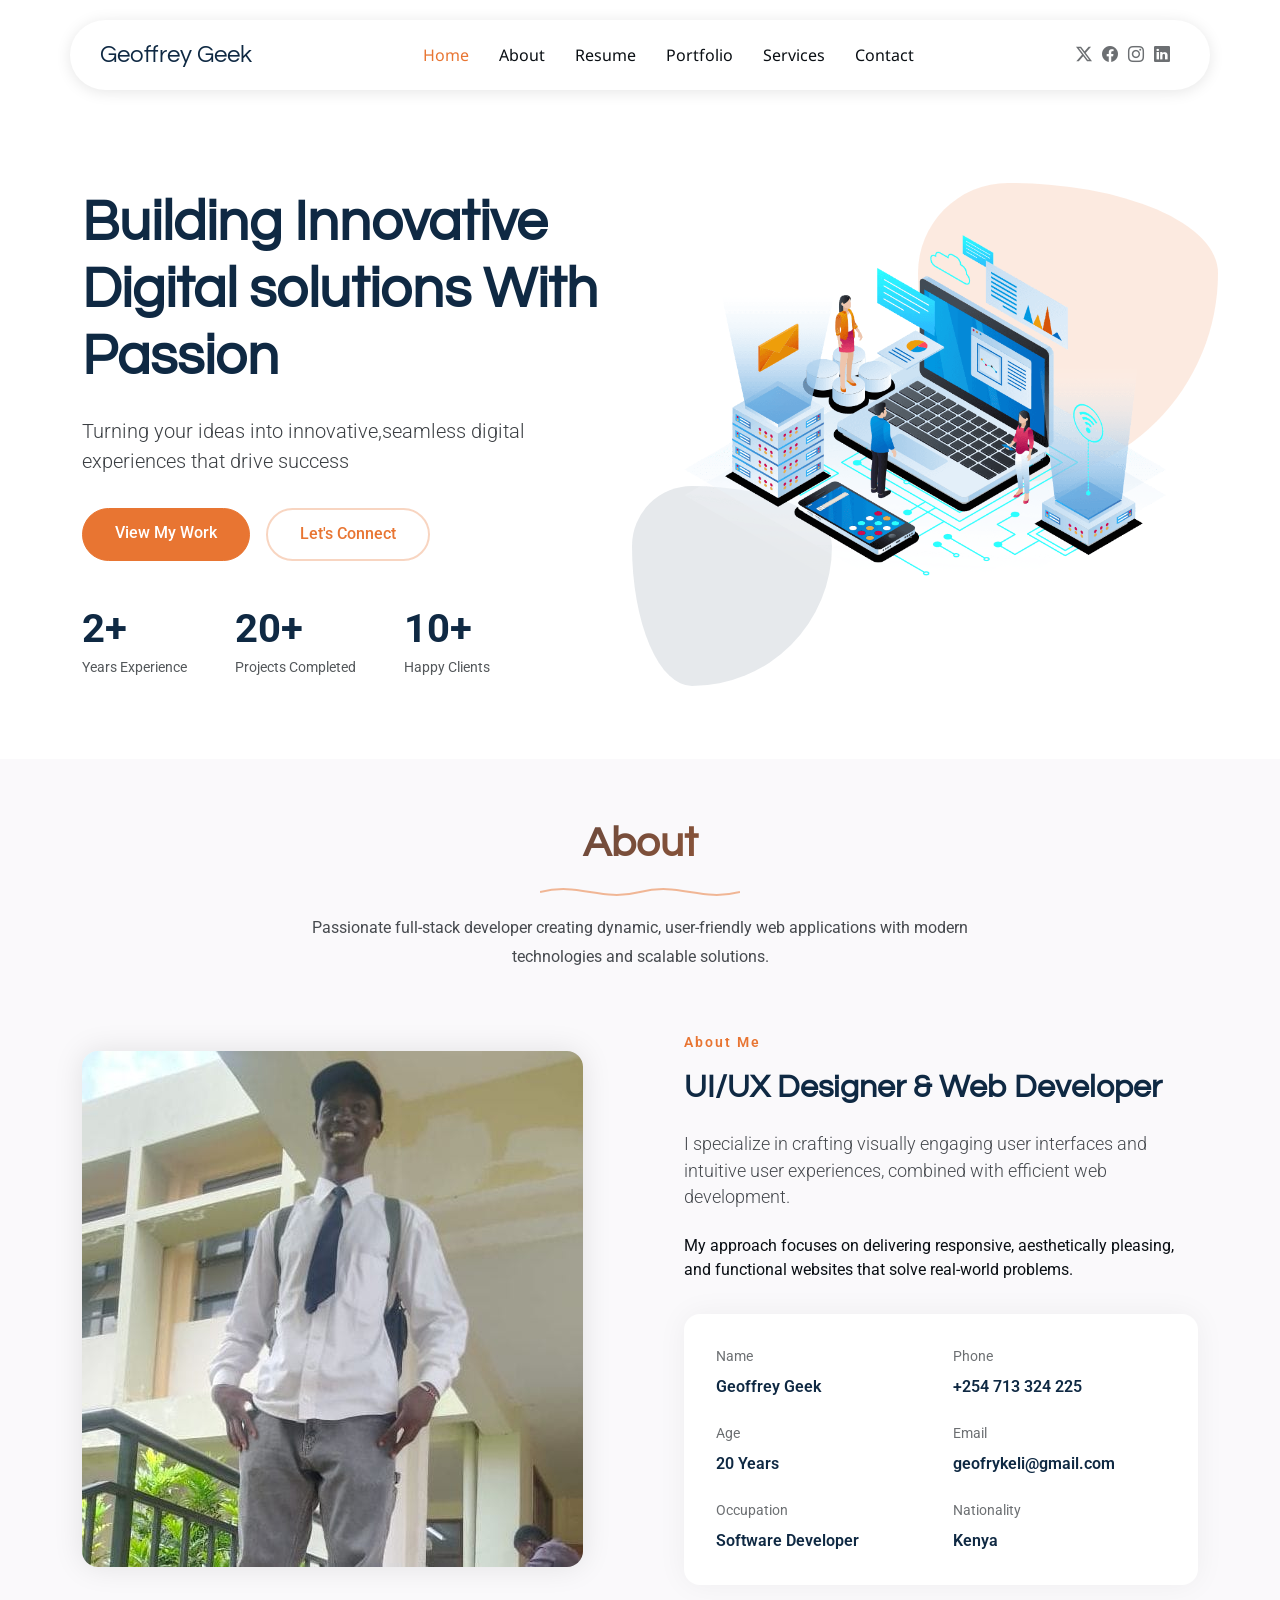
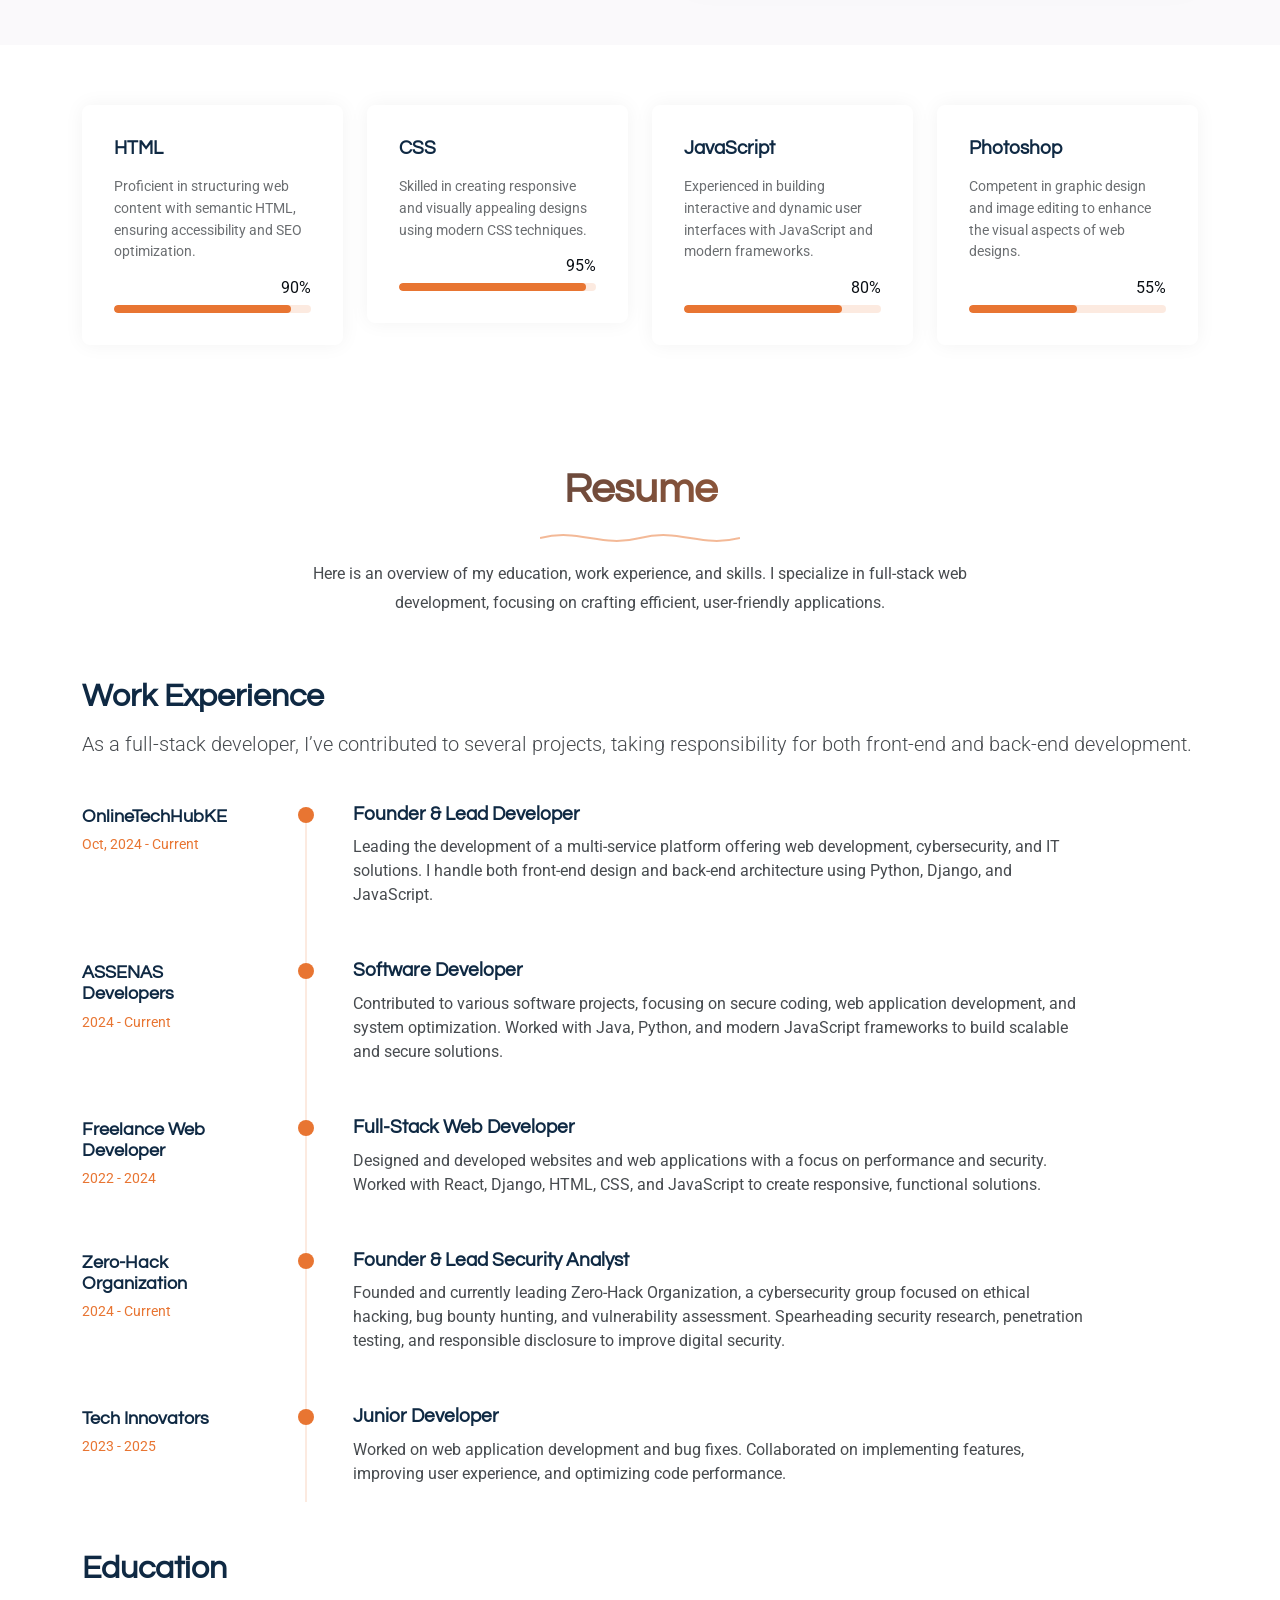
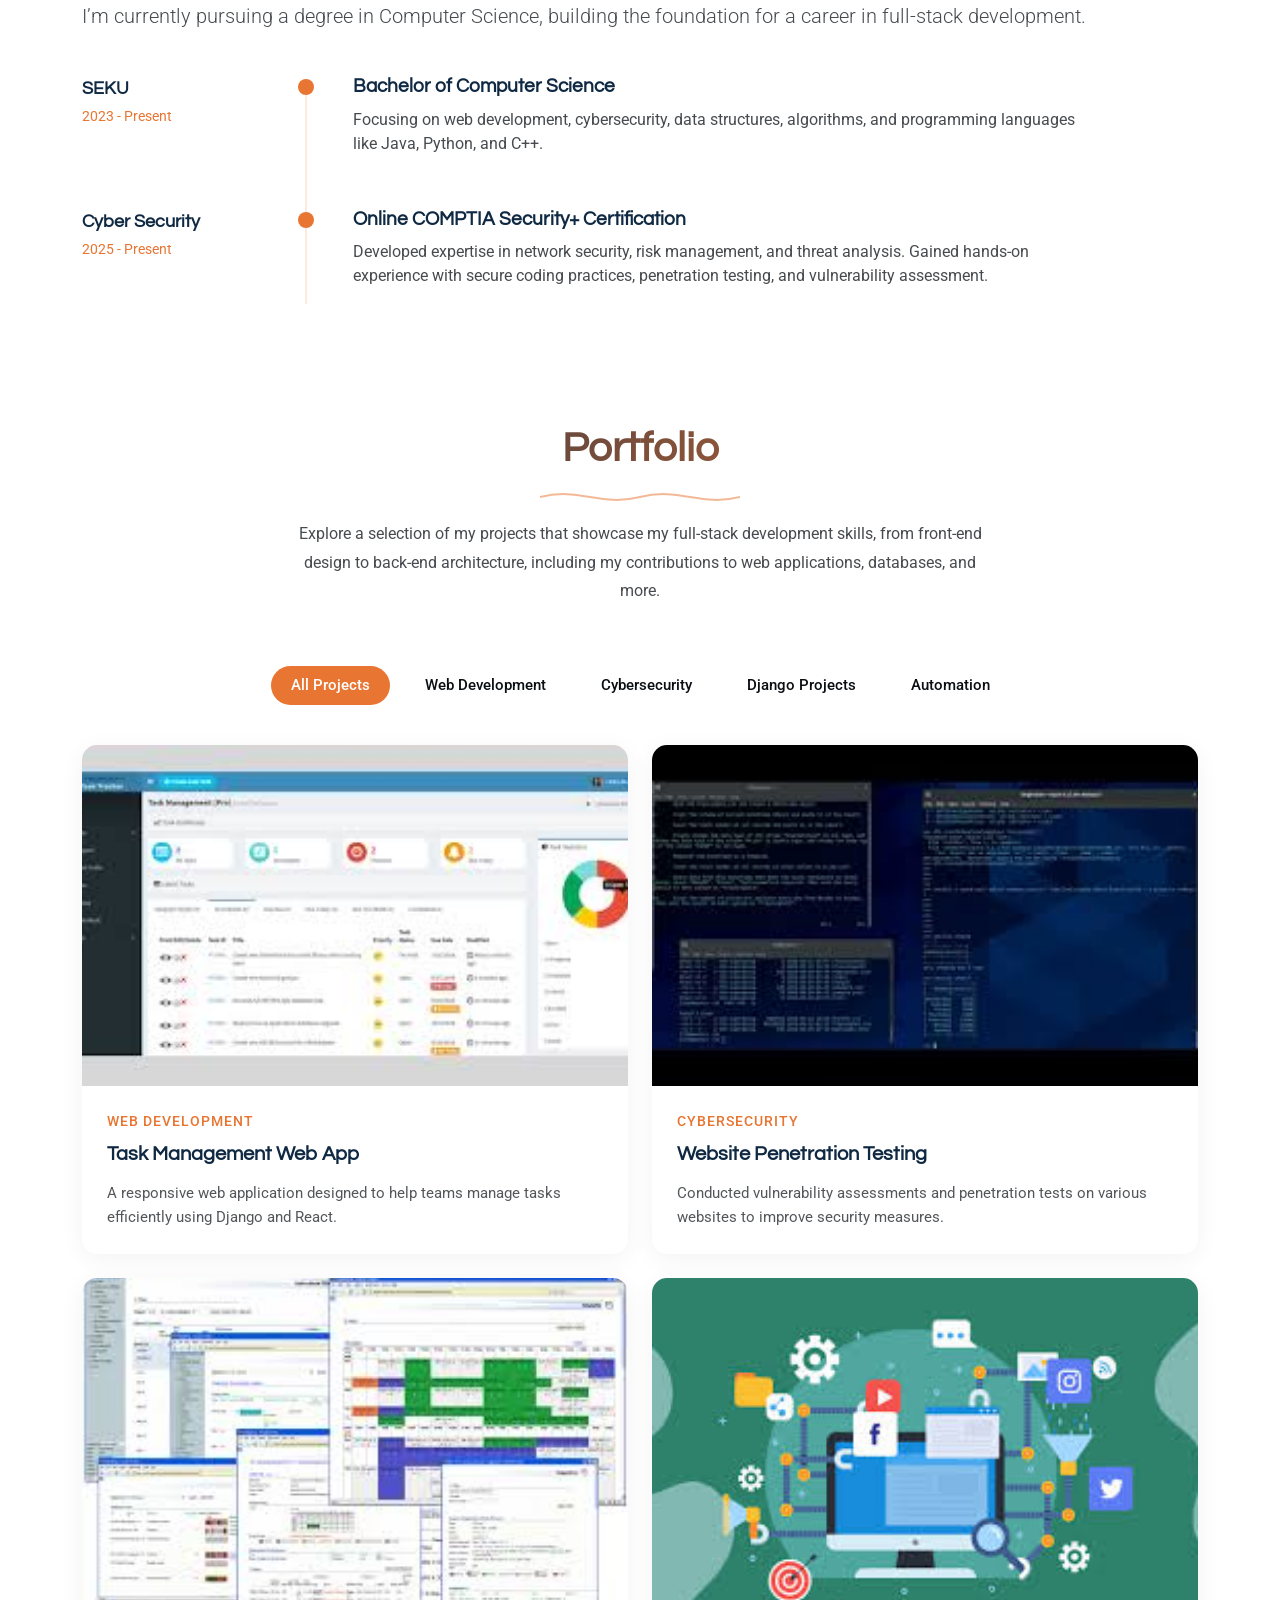
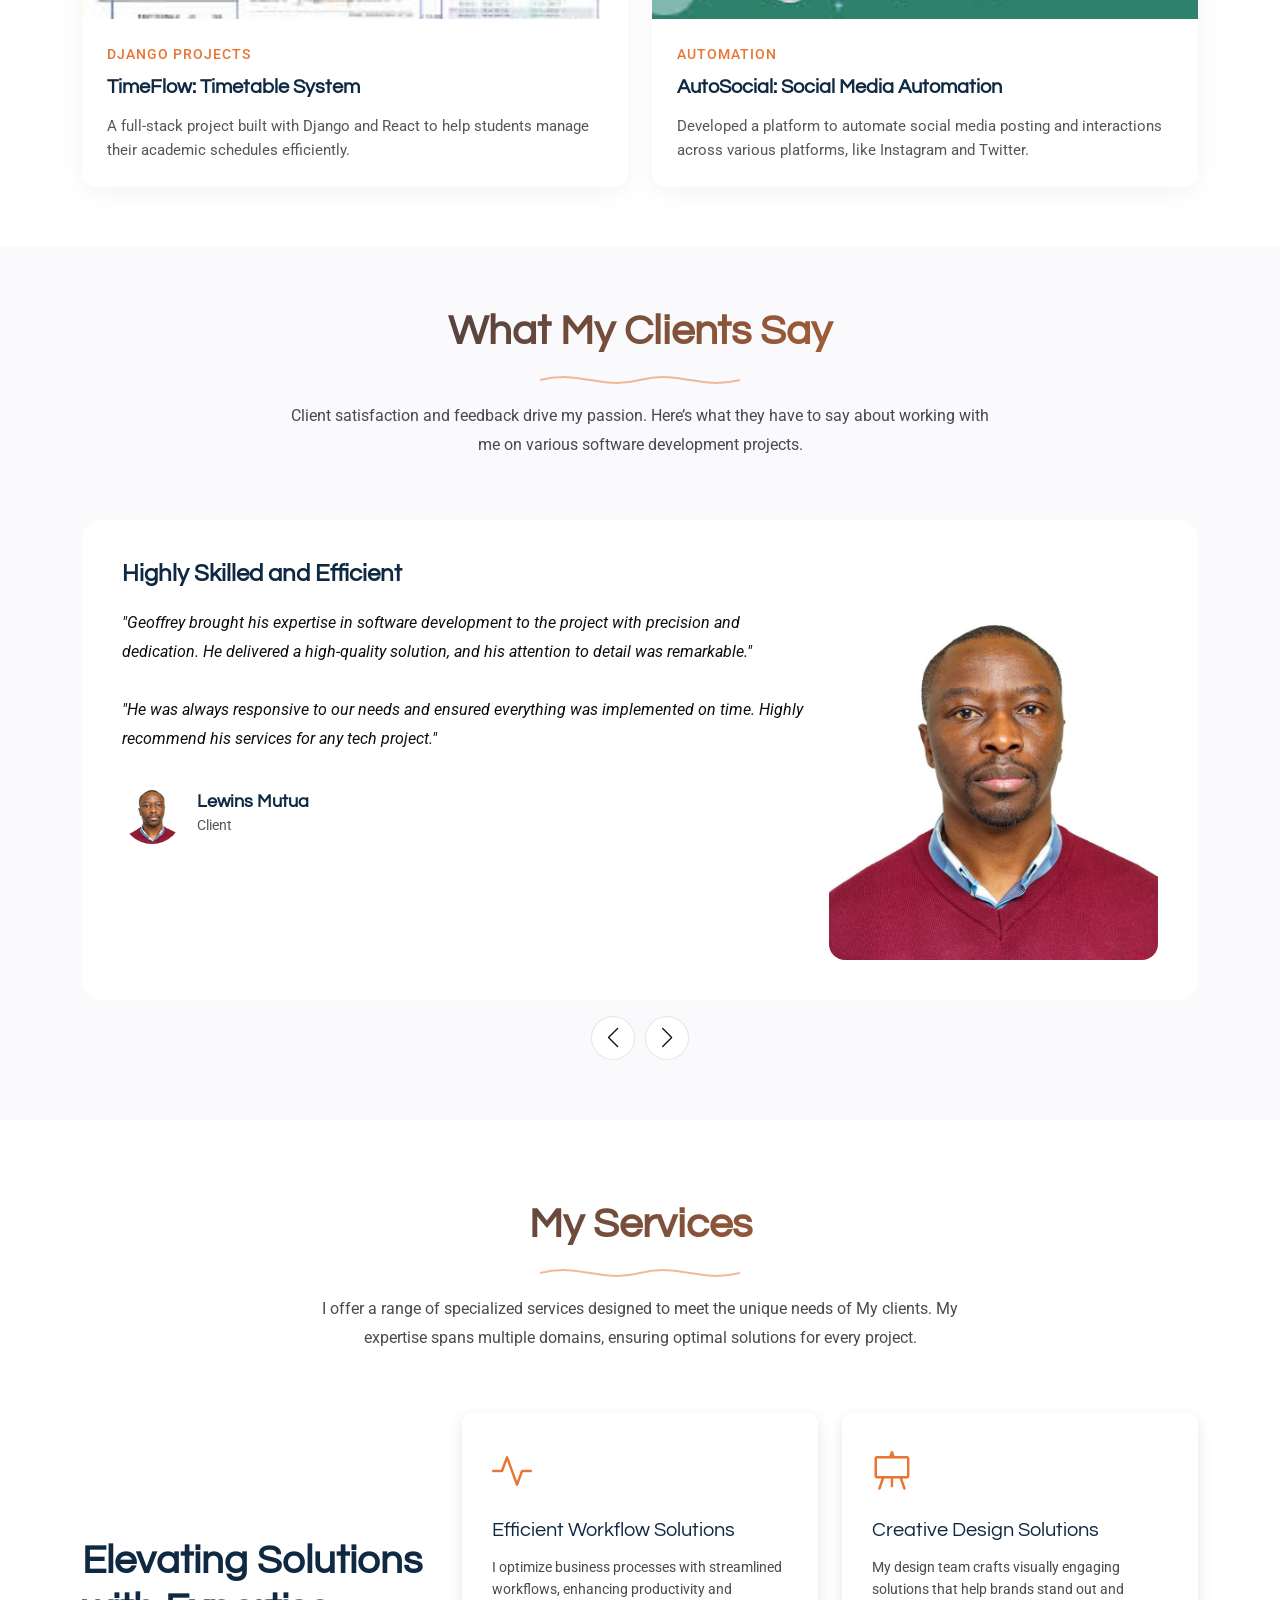
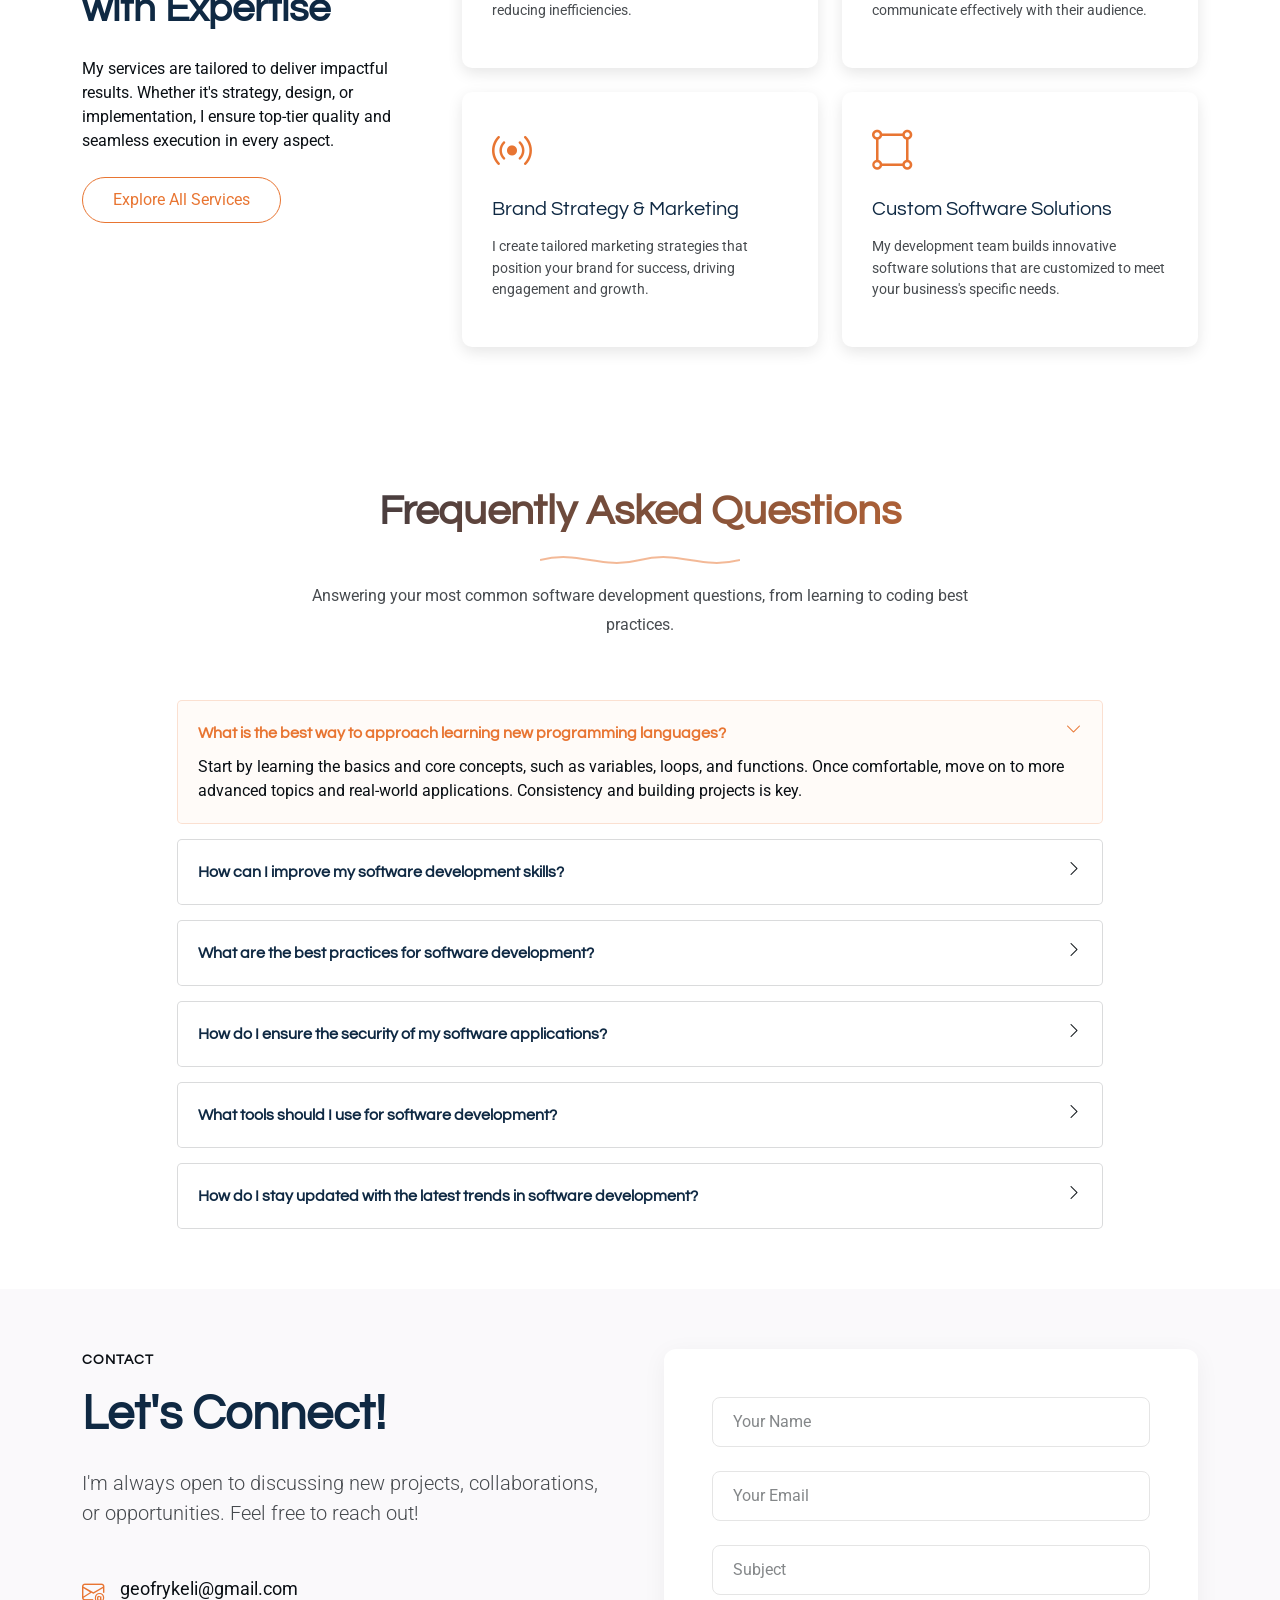
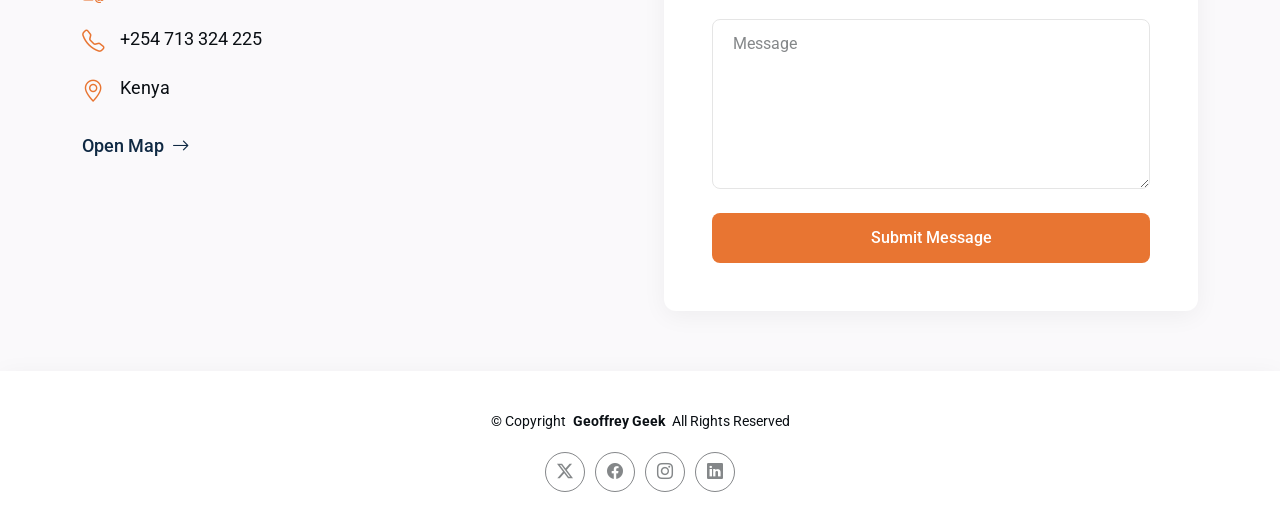
<file: index.html>
<!DOCTYPE html>
<html lang="en">

<head>
  <meta charset="utf-8">
  <meta content="width=device-width, initial-scale=1.0" name="viewport">
  <title>Index - Geoffrey Geek</title>
  <meta name="description" content="">
  <meta name="keywords" content="">

  <!-- Favicons -->
  <link href="assets/img/favicon.png" rel="icon">
  <link href="assets/img/apple-touch-icon.png" rel="apple-touch-icon">

  <!-- Fonts -->
  <link href="https://fonts.googleapis.com" rel="preconnect">
  <link href="https://fonts.gstatic.com" rel="preconnect" crossorigin>
  <link href="https://fonts.googleapis.com/css2?family=Roboto:ital,wght@0,100;0,300;0,400;0,500;0,700;0,900;1,100;1,300;1,400;1,500;1,700;1,900&family=Noto+Sans:ital,wght@0,100;0,200;0,300;0,400;0,500;0,600;0,700;0,800;0,900;1,100;1,200;1,300;1,400;1,500;1,600;1,700;1,800;1,900&family=Questrial:wght@400&display=swap" rel="stylesheet">

  <!-- Vendor CSS Files -->
  <link href="assets/vendor/bootstrap/css/bootstrap.min.css" rel="stylesheet">
  <link href="assets/vendor/bootstrap-icons/bootstrap-icons.css" rel="stylesheet">
  <link href="assets/vendor/aos/aos.css" rel="stylesheet">
  <link href="assets/vendor/glightbox/css/glightbox.min.css" rel="stylesheet">
  <link href="assets/vendor/swiper/swiper-bundle.min.css" rel="stylesheet">

  <!-- Main CSS File -->
  <link href="assets/css/main.css" rel="stylesheet">

</head>

<body class="index-page">

  <header id="header" class="header d-flex align-items-center sticky-top">
    <div class="header-container container-fluid container-xl position-relative d-flex align-items-center justify-content-between">

      <a href="index.html" class="logo d-flex align-items-center me-auto me-xl-0">
        <!-- Uncomment the line below if you also wish to use an image logo -->
        <!-- <img src="assets/img/logo.webp" alt=""> -->
        <h1 class="sitename">Geoffrey Geek</h1>
      </a>

      <nav id="navmenu" class="navmenu">
        <ul>
          <li><a href="#hero" class="active">Home</a></li>
          <li><a href="#about">About</a></li>
          <li><a href="#resume">Resume</a></li>
          <li><a href="#portfolio">Portfolio</a></li>
          <li><a href="#services">Services</a></li>
          <!--<li class="dropdown"><a href="#"><span>Dropdown</span> <i class="bi bi-chevron-down toggle-dropdown"></i></a>
            <ul>
              <li><a href="#">Dropdown 1</a></li>
              <li class="dropdown"><a href="#"><span>Deep Dropdown</span> <i class="bi bi-chevron-down toggle-dropdown"></i></a>
                <ul>
                  <li><a href="#">Deep Dropdown 1</a></li>
                  <li><a href="#">Deep Dropdown 2</a></li>
                  <li><a href="#">Deep Dropdown 3</a></li>
                  <li><a href="#">Deep Dropdown 4</a></li>
                  <li><a href="#">Deep Dropdown 5</a></li>
                </ul>
              </li>
              <li><a href="#">Dropdown 2</a></li>
              <li><a href="#">Dropdown 3</a></li>
              <li><a href="#">Dropdown 4</a></li>
            </ul>
          </li>
        -->
        <li><a href="#contact">Contact</a></li>
        </ul>
        <i class="mobile-nav-toggle d-xl-none bi bi-list"></i>
      </nav>

      <div class="header-social-links">
        <a href="https://x.com/geoffreyge52720"><i class="bi bi-twitter-x"></i></a>
        <a href="https://www.facebook.com/profile.php?id=61551276512335"><i class="bi bi-facebook"></i></a>
        <a href="https://www.instagram.com/lilgee9547/"><i class="bi bi-instagram"></i></a>
        <a href=""><i class="bi bi-linkedin"></i></a>
    
      </div>

    </div>
  </header>

  <main class="main">

    <!-- Hero Section -->
    <section id="hero" class="hero section">

      <div class="container" data-aos="fade-up" data-aos-delay="100">

        <div class="row align-items-center content">
          <div class="col-lg-6" data-aos="fade-up" data-aos-delay="200">
            <h2>Building Innovative Digital solutions With Passion</h2>
            <p class="lead">Turning your ideas into innovative,seamless digital experiences that drive success</p>
            <div class="cta-buttons" data-aos="fade-up" data-aos-delay="300">
              <a href="#portfolio" class="btn btn-primary">View My Work</a>
              <a href="#contact" class="btn btn-outline">Let's Connect</a>
            </div>
            <div class="hero-stats" data-aos="fade-up" data-aos-delay="400">
              <div class="stat-item">
                <span class="stat-number">2+</span>
                <span class="stat-label">Years Experience</span>
              </div>
              <div class="stat-item">
                <span class="stat-number">20+</span>
                <span class="stat-label">Projects Completed</span>
              </div>
              <div class="stat-item">
                <span class="stat-number">10+</span>
                <span class="stat-label">Happy Clients</span>
              </div>
            </div>
          </div>
          <div class="col-lg-6">
            <div class="hero-image">
              <img src="assets/img/profile/profile-1.jpeg" alt="Portfolio Hero Image" class="img-fluid" data-aos="zoom-out" data-aos-delay="300">
              <div class="shape-1"></div>
              <div class="shape-2"></div>
            </div>
          </div>
        </div>

      </div>

    </section><!-- /Hero Section -->

    <!-- About Section -->
    <section id="about" class="about section light-background">

      <!-- Section Title -->
      <div class="container section-title" data-aos="fade-up">
        <h2>About</h2>
        <div class="title-shape">
          <svg viewBox="0 0 200 20" xmlns="http://www.w3.org/2000/svg">
            <path d="M 0,10 C 40,0 60,20 100,10 C 140,0 160,20 200,10" fill="none" stroke="currentColor" stroke-width="2"></path>
          </svg>
        </div>
        <p>Passionate full-stack developer creating dynamic, user-friendly web applications with modern technologies and scalable solutions.</p>
      </div><!-- End Section Title -->

      <div class="container" data-aos="fade-up" data-aos-delay="100">

        <div class="row align-items-center">
          <div class="col-lg-6 position-relative" data-aos="fade-right" data-aos-delay="200">
            <div class="about-image">
              <img src="assets/img/profile/profile-square-2.webp" alt="Profile Image" class="img-fluid rounded-4">
            </div>
          </div>

          <div class="col-lg-6" data-aos="fade-left" data-aos-delay="300">
            <div class="about-content">
              <span class="subtitle">About Me</span>

              <h2>UI/UX Designer &amp; Web Developer</h2>

              <p class="lead mb-4">I specialize in crafting visually engaging user interfaces and intuitive user experiences, combined with efficient web development.</p>

              <p class="mb-4">My approach focuses on delivering responsive, aesthetically pleasing, and functional websites that solve real-world problems.</p>

              <div class="personal-info">
                <div class="row g-4">
                  <div class="col-6">
                    <div class="info-item">
                      <span class="label">Name</span>
                      <span class="value">Geoffrey Geek</span>
                    </div>
                  </div>

                  <div class="col-6">
                    <div class="info-item">
                      <span class="label">Phone</span>
                      <span class="value">+254 713 324 225</span>
                    </div>
                  </div>

                  <div class="col-6">
                    <div class="info-item">
                      <span class="label">Age</span>
                      <span class="value">20 Years</span>
                    </div>
                  </div>

                  <div class="col-6">
                    <div class="info-item">
                      <span class="label">Email</span>
                      <span class="value">geofrykeli@gmail.com</span>
                    </div>
                  </div>

                  <div class="col-6">
                    <div class="info-item">
                      <span class="label">Occupation</span>
                      <span class="value">Software Developer</span>
                    </div>
                  </div>

                  <div class="col-6">
                    <div class="info-item">
                      <span class="label">Nationality</span>
                      <span class="value">Kenya</span>
                    </div>
                  </div>
                </div>
              </div>

              <!--<div class="signature mt-4">
                <div class="signature-image">
                  <img src="assets/img/misc/signature-1.webp" alt="" class="img-fluid">
                </div>
                <div class="signature-info">
                  <h4>Eliot Johnson</h4>
                  <p>Adipiscing Elit, Lorem Ipsum</p>
                </div>
              </div>
            -->
            </div>
          </div>
        </div>

      </div>

    </section><!-- /About Section -->

    <!-- Skills Section -->
    <section id="skills" class="skills section">

      <div class="container" data-aos="fade-up" data-aos-delay="100">
    
        <div class="row g-4 skills-animation">
    
          <div class="col-md-6 col-lg-3" data-aos="fade-up" data-aos-delay="100">
            <div class="skill-box">
              <h3>HTML</h3>
              <p>Proficient in structuring web content with semantic HTML, ensuring accessibility and SEO optimization.</p>
              <span class="text-end d-block">90%</span>
              <div class="progress">
                <div class="progress-bar" role="progressbar" aria-valuenow="90" aria-valuemin="0" aria-valuemax="100"></div>
              </div>
            </div>
          </div>
    
          <div class="col-md-6 col-lg-3" data-aos="fade-up" data-aos-delay="200">
            <div class="skill-box">
              <h3>CSS</h3>
              <p>Skilled in creating responsive and visually appealing designs using modern CSS techniques.</p>
              <span class="text-end d-block">95%</span>
              <div class="progress">
                <div class="progress-bar" role="progressbar" aria-valuenow="95" aria-valuemin="0" aria-valuemax="100"></div>
              </div>
            </div>
          </div>
    
          <div class="col-md-6 col-lg-3" data-aos="fade-up" data-aos-delay="300">
            <div class="skill-box">
              <h3>JavaScript</h3>
              <p>Experienced in building interactive and dynamic user interfaces with JavaScript and modern frameworks.</p>
              <span class="text-end d-block">80%</span>
              <div class="progress">
                <div class="progress-bar" role="progressbar" aria-valuenow="80" aria-valuemin="0" aria-valuemax="100"></div>
              </div>
            </div>
          </div>
    
          <div class="col-md-6 col-lg-3" data-aos="fade-up" data-aos-delay="400">
            <div class="skill-box">
              <h3>Photoshop</h3>
              <p>Competent in graphic design and image editing to enhance the visual aspects of web designs.</p>
              <span class="text-end d-block">55%</span>
              <div class="progress">
                <div class="progress-bar" role="progressbar" aria-valuenow="55" aria-valuemin="0" aria-valuemax="100">
                </div>
              </div>
            </div>
          </div>
    
        </div>
    
      </div>
    
    </section><!-- /Skills Section -->
    

  <!-- Resume Section -->
<section id="resume" class="resume section">

  <!-- Section Title -->
  <div class="container section-title" data-aos="fade-up">
    <h2>Resume</h2>
    <div class="title-shape">
      <svg viewBox="0 0 200 20" xmlns="http://www.w3.org/2000/svg">
        <path d="M 0,10 C 40,0 60,20 100,10 C 140,0 160,20 200,10" fill="none" stroke="currentColor" stroke-width="2"></path>
      </svg>
    </div>
    <p>Here is an overview of my education, work experience, and skills. I specialize in full-stack web development, focusing on crafting efficient, user-friendly applications.</p>
  </div><!-- End Section Title -->

  <div class="container" data-aos="fade-up" data-aos-delay="100">

    <div class="row">
      <div class="col-12">
        <div class="resume-wrapper">
          <!-- Work Experience -->
          <div class="resume-block" data-aos="fade-up">
            <h2>Work Experience</h2>
            <p class="lead">As a full-stack developer, I’ve contributed to several projects, taking responsibility for both front-end and back-end development.</p>
          
            <div class="timeline">
          
              <div class="timeline-item" data-aos="fade-up" data-aos-delay="200">
                <div class="timeline-left">
                  <h4 class="company">OnlineTechHubKE</h4>
                  <span class="period">Oct, 2024 - Current</span>
                </div>
                <div class="timeline-dot"></div>
                <div class="timeline-right">
                  <h3 class="position">Founder & Lead Developer</h3>
                  <p class="description">
                    Leading the development of a multi-service platform offering web development, cybersecurity, and IT solutions. I handle both front-end design and back-end architecture using Python, Django, and JavaScript.
                  </p>
                </div>
              </div>
          
              <div class="timeline-item" data-aos="fade-up" data-aos-delay="250">
                <div class="timeline-left">
                  <h4 class="company">ASSENAS Developers</h4>
                  <span class="period">2024 - Current</span>
                </div>
                <div class="timeline-dot"></div>
                <div class="timeline-right">
                  <h3 class="position">Software Developer</h3>
                  <p class="description">
                    Contributed to various software projects, focusing on secure coding, web application development, and system optimization. Worked with Java, Python, and modern JavaScript frameworks to build scalable and secure solutions.
                  </p>
                </div>
              </div>
          
              <div class="timeline-item" data-aos="fade-up" data-aos-delay="300">
                <div class="timeline-left">
                  <h4 class="company">Freelance Web Developer</h4>
                  <span class="period">2022 - 2024</span>
                </div>
                <div class="timeline-dot"></div>
                <div class="timeline-right">
                  <h3 class="position">Full-Stack Web Developer</h3>
                  <p class="description">
                    Designed and developed websites and web applications with a focus on performance and security. Worked with React, Django, HTML, CSS, and JavaScript to create responsive, functional solutions.
                  </p>
                </div>
              </div>
          
              <div class="timeline-item" data-aos="fade-up" data-aos-delay="350">
                <div class="timeline-left">
                  <h4 class="company">Zero-Hack Organization</h4>
                  <span class="period">2024 - Current</span>
                </div>
                <div class="timeline-dot"></div>
                <div class="timeline-right">
                  <h3 class="position">Founder & Lead Security Analyst</h3>
                  <p class="description">
                    Founded and currently leading Zero-Hack Organization, a cybersecurity group focused on ethical hacking, bug bounty hunting, and vulnerability assessment. Spearheading security research, penetration testing, and responsible disclosure to improve digital security.
                  </p>
                </div>
              </div>
              
          
              <div class="timeline-item" data-aos="fade-up" data-aos-delay="400">
                <div class="timeline-left">
                  <h4 class="company">Tech Innovators</h4>
                  <span class="period">2023 - 2025</span>
                </div>
                <div class="timeline-dot"></div>
                <div class="timeline-right">
                  <h3 class="position">Junior Developer</h3>
                  <p class="description">
                    Worked on web application development and bug fixes. Collaborated on implementing features, improving user experience, and optimizing code performance.
                  </p>
                </div>
              </div>
          
            </div>
          </div>
          

          <!-- Education -->
          <div class="resume-block" data-aos="fade-up" data-aos-delay="100">
            <h2>Education</h2>
            <p class="lead">I’m currently pursuing a degree in Computer Science, building the foundation for a career in full-stack development.</p>

            <div class="timeline">
              <div class="timeline-item" data-aos="fade-up" data-aos-delay="200">
                <div class="timeline-left">
                  <h4 class="company">SEKU</h4>
                  <span class="period">2023 - Present</span>
                </div>
                <div class="timeline-dot"></div>
                <div class="timeline-right">
                  <h3 class="position">Bachelor of Computer Science</h3>
                  <p class="description">Focusing on web development, cybersecurity, data structures, algorithms, and programming languages like Java, Python, and C++.</p>
                </div>
              </div>

              <div class="timeline-item" data-aos="fade-up" data-aos-delay="300">
                <div class="timeline-left">
                  <h4 class="company">Cyber Security</h4>
                  <span class="period">2025 - Present</span>
                </div>
                <div class="timeline-dot"></div>
                <div class="timeline-right">
                  <h3 class="position">Online COMPTIA Security+ Certification</h3>
                  <p class="description">Developed expertise in network security, risk management, and threat analysis. Gained hands-on experience with secure coding practices, penetration testing, and vulnerability assessment.</p>
                </div>
              </div>
              
              
            </div>
          </div>
        </div>
      </div>
    </div>

  </div>

</section><!-- /Resume Section -->


    <!-- Portfolio Section -->
<section id="portfolio" class="portfolio section">

  <!-- Section Title -->
  <div class="container section-title" data-aos="fade-up">
    <h2>Portfolio</h2>
    <div class="title-shape">
      <svg viewBox="0 0 200 20" xmlns="http://www.w3.org/2000/svg">
        <path d="M 0,10 C 40,0 60,20 100,10 C 140,0 160,20 200,10" fill="none" stroke="currentColor" stroke-width="2"></path>
      </svg>
    </div>
    <p>Explore a selection of my projects that showcase my full-stack development skills, from front-end design to back-end architecture, including my contributions to web applications, databases, and more.</p>
  </div><!-- End Section Title -->

  <div class="container" data-aos="fade-up" data-aos-delay="100">

    <div class="isotope-layout" data-default-filter="*" data-layout="masonry" data-sort="original-order">

      <div class="portfolio-filters-container" data-aos="fade-up" data-aos-delay="200">
        <ul class="portfolio-filters isotope-filters">
          <li data-filter="*" class="filter-active">All Projects</li>
          <li data-filter=".filter-web">Web Development</li>
          <li data-filter=".filter-cybersecurity">Cybersecurity</li>
          <li data-filter=".filter-django">Django Projects</li>
          <li data-filter=".filter-automation">Automation</li>
        </ul>
      </div>

      <div class="row g-4 isotope-container" data-aos="fade-up" data-aos-delay="300">

        <!-- Web Development -->
        <div class="col-lg-6 col-md-6 portfolio-item isotope-item filter-web">
          <div class="portfolio-card">
            <div class="portfolio-image">
              <img src="assets/img/portfolio/web-project-1.jpg" class="img-fluid" alt="Project 1" loading="lazy">
              <div class="portfolio-overlay">
                <div class="portfolio-actions">
                  <a href="assets/img/portfolio/web-project-1.jpg" class="glightbox preview-link" data-gallery="portfolio-gallery-web"><i class="bi bi-eye"></i></a>
                  <a href="" class="details-link"><i class="bi bi-arrow-right"></i></a>
                </div>
              </div>
            </div>
            <div class="portfolio-content">
              <span class="category">Web Development</span>
              <h3>Task Management Web App</h3>
              <p>A responsive web application designed to help teams manage tasks efficiently using Django and React.</p>
            </div>
          </div>
        </div><!-- End Portfolio Item -->

        <!-- Cybersecurity -->
        <div class="col-lg-6 col-md-6 portfolio-item isotope-item filter-cybersecurity">
          <div class="portfolio-card">
            <div class="portfolio-image">
              <img src="assets/img/portfolio/cybersecurity-project.jpg" class="img-fluid" alt="Cybersecurity Project" loading="lazy">
              <div class="portfolio-overlay">
                <div class="portfolio-actions">
                  <a href="assets/img/portfolio/cybersecurity-project.jpg" class="glightbox preview-link" data-gallery="portfolio-gallery-cybersecurity"><i class="bi bi-eye"></i></a>
                  <a href="" class="details-link"><i class="bi bi-arrow-right"></i></a>
                </div>
              </div>
            </div>
            <div class="portfolio-content">
              <span class="category">Cybersecurity</span>
              <h3>Website Penetration Testing</h3>
              <p>Conducted vulnerability assessments and penetration tests on various websites to improve security measures.</p>
            </div>
          </div>
        </div><!-- End Portfolio Item -->

        <!-- Django Projects -->
        <div class="col-lg-6 col-md-6 portfolio-item isotope-item filter-django">
          <div class="portfolio-card">
            <div class="portfolio-image">
              <img src="assets/img/portfolio/django-project.jpg" class="img-fluid" alt="Django Project" loading="lazy">
              <div class="portfolio-overlay">
                <div class="portfolio-actions">
                  <a href="assets/img/portfolio/django-project.jpg" class="glightbox preview-link" data-gallery="portfolio-gallery-django"><i class="bi bi-eye"></i></a>
                  <a href="" class="details-link"><i class="bi bi-arrow-right"></i></a>
                </div>
              </div>
            </div>
            <div class="portfolio-content">
              <span class="category">Django Projects</span>
              <h3>TimeFlow: Timetable System</h3>
              <p>A full-stack project built with Django and React to help students manage their academic schedules efficiently.</p>
            </div>
          </div>
        </div><!-- End Portfolio Item -->

        <!-- Automation -->
        <div class="col-lg-6 col-md-6 portfolio-item isotope-item filter-automation">
          <div class="portfolio-card">
            <div class="portfolio-image">
              <img src="assets/img/portfolio/automation-project.jpg" class="img-fluid" alt="Automation Project" loading="lazy">
              <div class="portfolio-overlay">
                <div class="portfolio-actions">
                  <a href="assets/img/portfolio/automation-project.jpg" class="glightbox preview-link" data-gallery="portfolio-gallery-automation"><i class="bi bi-eye"></i></a>
                  <a href="" class="details-link"><i class="bi bi-arrow-right"></i></a>
                </div>
              </div>
            </div>
            <div class="portfolio-content">
              <span class="category">Automation</span>
              <h3>AutoSocial: Social Media Automation</h3>
              <p>Developed a platform to automate social media posting and interactions across various platforms, like Instagram and Twitter.</p>
            </div>
          </div>
        </div><!-- End Portfolio Item -->

      </div><!-- End Portfolio Container -->

    </div>

  </div>

</section><!-- /Portfolio Section -->


  <!-- Testimonials Section -->
<section id="testimonials" class="testimonials section light-background">

  <!-- Section Title -->
  <div class="container section-title" data-aos="fade-up">
    <h2>What My Clients Say</h2>
    <div class="title-shape">
      <svg viewBox="0 0 200 20" xmlns="http://www.w3.org/2000/svg">
        <path d="M 0,10 C 40,0 60,20 100,10 C 140,0 160,20 200,10" fill="none" stroke="currentColor" stroke-width="2"></path>
      </svg>
    </div>
    <p>Client satisfaction and feedback drive my passion. Here’s what they have to say about working with me on various software development projects.</p>
  </div><!-- End Section Title -->

  <div class="container" data-aos="fade-up" data-aos-delay="100">

    <div class="testimonials-slider swiper init-swiper">
      <script type="application/json" class="swiper-config">
        {
          "slidesPerView": 1,
          "loop": true,
          "speed": 600,
          "autoplay": {
            "delay": 5000
          },
          "navigation": {
            "nextEl": ".swiper-button-next",
            "prevEl": ".swiper-button-prev"
          }
        }
      </script>

      <div class="swiper-wrapper">

        <div class="swiper-slide">
          <div class="testimonial-item">
            <div class="row">
              <div class="col-lg-8">
                <h2>Highly Skilled and Efficient</h2>
                <p>
                  "Geoffrey brought his expertise in software development to the project with precision and dedication. He delivered a high-quality solution, and his attention to detail was remarkable."
                </p>
                <p>
                  "He was always responsive to our needs and ensured everything was implemented on time. Highly recommend his services for any tech project."
                </p>
                <div class="profile d-flex align-items-center">
                  <img src="assets/img/person/person-f-7.webp" class="profile-img" alt="">
                  <div class="profile-info">
                    <h3> Lewins Mutua</h3>
                    <span>Client</span>
                  </div>
                </div>
              </div>
              <div class="col-lg-4 d-none d-lg-block">
                <div class="featured-img-wrapper">
                  <img src="assets/img/person/person-f-7.webp" class="featured-img" alt="">
                </div>
              </div>
            </div>
          </div>
        </div><!-- End Testimonial Item -->

        <div class="swiper-slide">
          <div class="testimonial-item">
            <div class="row">
              <div class="col-lg-8">
                <h2>Great Collaboration and Creativity</h2>
                <p>
                  "Working with Geoffrey on my software projects has been an absolute pleasure. His creativity, problem-solving skills, and commitment to quality are outstanding."
                </p>
                <p>
                  "He turned my ideas into functional applications that exceeded my expectations. I look forward to working together again."
                </p>
                <div class="profile d-flex align-items-center">
                  <img src="assets/img/person/person-m-8.jpeg" class="profile-img" alt="">
                  <div class="profile-info">
                    <h3>Luiz Codex</h3>
                    <span>Developer</span>
                  </div>
                </div>
              </div>
              <div class="col-lg-4 d-none d-lg-block">
                <div class="featured-img-wrapper">
                  <img src="assets/img/person/person-m-8.jpeg" class="featured-img" alt="">
                </div>
              </div>
            </div>
          </div>
        </div><!-- End Testimonial Item -->

        <div class="swiper-slide">
          <div class="testimonial-item">
            <div class="row">
              <div class="col-lg-8">
                <h2>Turning Concepts into Reality</h2>
                <p>
                  "Geoffrey took our concepts and developed a user-friendly, innovative solution. His skills in web and software development are top-notch, and he was always willing to go the extra mile."
                </p>
                <p>
                  "He provided constant updates and communicated every step of the way. We are extremely pleased with the final product and will definitely hire him again."
                </p>
                <div class="profile d-flex align-items-center">
                  <img src="assets/img/person/person-m-9.jpeg" class="profile-img" alt="">
                  <div class="profile-info">
                    <h3>Everlin Kioko</h3>
                    <span>Entrepreneur</span>
                  </div>
                </div>
              </div>
              <div class="col-lg-4 d-none d-lg-block">
                <div class="featured-img-wrapper">
                  <img src="assets/img/person/person-m-9.jpeg" class="featured-img" alt="">
                </div>
              </div>
            </div>
          </div>
        </div><!-- End Testimonial Item -->

      </div>

      <div class="swiper-navigation w-100 d-flex align-items-center justify-content-center">
        <div class="swiper-button-prev"></div>
        <div class="swiper-button-next"></div>
      </div>

    </div>

  </div>

</section><!-- /Testimonials Section -->



    <!-- Services Section -->
<section id="services" class="services section">

  <!-- Section Title -->
  <div class="container section-title" data-aos="fade-up">
    <h2>My Services</h2>
    <div class="title-shape">
      <svg viewBox="0 0 200 20" xmlns="http://www.w3.org/2000/svg">
        <path d="M 0,10 C 40,0 60,20 100,10 C 140,0 160,20 200,10" fill="none" stroke="currentColor" stroke-width="2"></path>
      </svg>
    </div>
    <p>I offer a range of specialized services designed to meet the unique needs of My clients. My expertise spans multiple domains, ensuring optimal solutions for every project.</p>
  </div><!-- End Section Title -->

  <div class="container" data-aos="fade-up" data-aos-delay="100">

    <div class="row align-items-center">
      <div class="col-lg-4 mb-5 mb-lg-0">
        <h2 class="fw-bold mb-4 servies-title">Elevating Solutions with Expertise</h2>
        <p class="mb-4">My services are tailored to deliver impactful results. Whether it's strategy, design, or implementation, I ensure top-tier quality and seamless execution in every aspect.</p>
        <a href="#" class="btn btn-outline-primary">Explore All Services</a>
      </div>
      <div class="col-lg-8">
        <div class="row g-4">

          <div class="col-md-6" data-aos="fade-up" data-aos-delay="200">
            <div class="service-item">
              <i class="bi bi-activity icon"></i>
              <h3><a href="service-details.html">Efficient Workflow Solutions</a></h3>
              <p>I optimize business processes with streamlined workflows, enhancing productivity and reducing inefficiencies.</p>
            </div>
          </div><!-- End Service Item -->

          <div class="col-md-6" data-aos="fade-up" data-aos-delay="300">
            <div class="service-item">
              <i class="bi bi-easel icon"></i>
              <h3><a href="service-details.html">Creative Design Solutions</a></h3>
              <p>My design team crafts visually engaging solutions that help brands stand out and communicate effectively with their audience.</p>
            </div>
          </div><!-- End Service Item -->

          <div class="col-md-6" data-aos="fade-up" data-aos-delay="400">
            <div class="service-item">
              <i class="bi bi-broadcast icon"></i>
              <h3><a href="service-details.html">Brand Strategy & Marketing</a></h3>
              <p>I create tailored marketing strategies that position your brand for success, driving engagement and growth.</p>
            </div>
          </div><!-- End Service Item -->

          <div class="col-md-6" data-aos="fade-up" data-aos-delay="500">
            <div class="service-item">
              <i class="bi bi-bounding-box-circles icon"></i>
              <h3><a href="service-details.html">Custom Software Solutions</a></h3>
              <p>My development team builds innovative software solutions that are customized to meet your business's specific needs.</p>
            </div>
          </div><!-- End Service Item -->

        </div>
      </div>
    </div>

  </div>

</section><!-- /Services Section -->


   <!-- Faq Section -->
<section id="faq" class="faq section">

  <!-- Section Title -->
  <div class="container section-title" data-aos="fade-up">
    <h2>Frequently Asked Questions</h2>
    <div class="title-shape">
      <svg viewBox="0 0 200 20" xmlns="http://www.w3.org/2000/svg">
        <path d="M 0,10 C 40,0 60,20 100,10 C 140,0 160,20 200,10" fill="none" stroke="currentColor" stroke-width="2"></path>
      </svg>
    </div>
    <p>Answering your most common software development questions, from learning to coding best practices.</p>
  </div><!-- End Section Title -->

  <div class="container">
    <div class="row justify-content-center">

      <div class="col-lg-10" data-aos="fade-up" data-aos-delay="100">

        <div class="faq-container">

          <div class="faq-item faq-active">
            <h3>What is the best way to approach learning new programming languages?</h3>
            <div class="faq-content">
              <p>Start by learning the basics and core concepts, such as variables, loops, and functions. Once comfortable, move on to more advanced topics and real-world applications. Consistency and building projects is key.</p>
            </div>
            <i class="faq-toggle bi bi-chevron-right"></i>
          </div><!-- End Faq item-->

          <div class="faq-item">
            <h3>How can I improve my software development skills?</h3>
            <div class="faq-content">
              <p>Focus on writing clean, maintainable code. Contribute to open-source projects, practice regularly through coding challenges, and collaborate with other developers to learn best practices.</p>
            </div>
            <i class="faq-toggle bi bi-chevron-right"></i>
          </div><!-- End Faq item-->

          <div class="faq-item">
            <h3>What are the best practices for software development?</h3>
            <div class="faq-content">
              <p>Adopt practices like writing unit tests, version control with Git, following coding standards, and reviewing code regularly. Ensure you’re also keeping your codebase modular and scalable.</p>
            </div>
            <i class="faq-toggle bi bi-chevron-right"></i>
          </div><!-- End Faq item-->

          <div class="faq-item">
            <h3>How do I ensure the security of my software applications?</h3>
            <div class="faq-content">
              <p>Incorporate security from the beginning, such as secure authentication, encryption, and vulnerability testing. Regularly update dependencies and perform code audits to identify potential issues.</p>
            </div>
            <i class="faq-toggle bi bi-chevron-right"></i>
          </div><!-- End Faq item-->

          <div class="faq-item">
            <h3>What tools should I use for software development?</h3>
            <div class="faq-content">
              <p>Popular tools include IDEs like Visual Studio Code, version control tools like Git, testing frameworks like Jest or Mocha, and project management tools like Jira or Trello for organizing tasks.</p>
            </div>
            <i class="faq-toggle bi bi-chevron-right"></i>
          </div><!-- End Faq item-->

          <div class="faq-item">
            <h3>How do I stay updated with the latest trends in software development?</h3>
            <div class="faq-content">
              <p>Follow tech blogs, participate in developer communities, and keep learning through online courses and tutorials. Attend conferences and webinars to connect with industry experts and peers.</p>
            </div>
            <i class="faq-toggle bi bi-chevron-right"></i>
          </div><!-- End Faq item-->

        </div>

      </div><!-- End Faq Column-->

    </div>

  </div>

</section><!-- /Faq Section -->

<!-- Contact Section -->
<section id="contact" class="contact section light-background">

  <div class="container" data-aos="fade-up" data-aos-delay="100">

    <div class="row g-5">
      <div class="col-lg-6">
        <div class="content" data-aos="fade-up" data-aos-delay="200">
          <div class="section-category mb-3">Contact</div>
          <h2 class="display-5 mb-4">Let's Connect!</h2>
          <p class="lead mb-4">I'm always open to discussing new projects, collaborations, or opportunities. Feel free to reach out!</p>

          <div class="contact-info mt-5">
            <div class="info-item d-flex mb-3">
              <i class="bi bi-envelope-at me-3"></i>
              <span>geofrykeli@gmail.com</span>
            </div>

            <div class="info-item d-flex mb-3">
              <i class="bi bi-telephone me-3"></i>
              <span>+254 713 324 225</span>
            </div>

            <div class="info-item d-flex mb-4">
              <i class="bi bi-geo-alt me-3"></i>
              <span>Kenya</span>
            </div>

            <a href="https://www.google.com/maps?q=-1.286389,36.817223" target="_blank" class="map-link d-inline-flex align-items-center">
              Open Map
              <i class="bi bi-arrow-right ms-2"></i>
            </a>
            
          </div>
        </div>
      </div>

      <div class="col-lg-6">
        <div class="contact-form card" data-aos="fade-up" data-aos-delay="300">
          <div class="card-body p-4 p-lg-5">

            <form action="forms/contact.php" method="post" class="php-email-form">
              <div class="row gy-4">

                <div class="col-12">
                  <input type="text" name="name" class="form-control" placeholder="Your Name" required="">
                </div>

                <div class="col-12 ">
                  <input type="email" class="form-control" name="email" placeholder="Your Email" required="">
                </div>

                <div class="col-12">
                  <input type="text" class="form-control" name="subject" placeholder="Subject" required="">
                </div>

                <div class="col-12">
                  <textarea class="form-control" name="message" rows="6" placeholder="Message" required=""></textarea>
                </div>

                <div class="col-12 text-center">
                  <div class="loading">Loading</div>
                  <div class="error-message"></div>
                  <div class="sent-message">Your message has been sent. Thank you!</div>

                  <button type="submit" class="btn btn-submit w-100">Submit Message</button>
                </div>

              </div>
            </form>

          </div>
        </div>
      </div>

    </div>

  </div>

</section><!-- /Contact Section -->

  

  </main>

  <footer id="footer" class="footer">

    <div class="container">
      <div class="copyright text-center ">
        <p>© <span>Copyright</span> <strong class="px-1 sitename">Geoffrey Geek</strong> <span>All Rights Reserved</span></p>
      </div>
      <div class="social-links d-flex justify-content-center">
        <a href="https://x.com/geoffreyge52720"><i class="bi bi-twitter-x"></i></a>
        <a href="https://www.facebook.com/profile.php?id=61551276512335"><i class="bi bi-facebook"></i></a>
        <a href="https://www.instagram.com/lilgee9547/"><i class="bi bi-instagram"></i></a>
        <a href=""><i class="bi bi-linkedin"></i></a>
    
    </div>

  </footer>

  <!-- Scroll Top -->
  <a href="#" id="scroll-top" class="scroll-top d-flex align-items-center justify-content-center"><i class="bi bi-arrow-up-short"></i></a>

  <!-- Vendor JS Files -->
  <script src="assets/vendor/bootstrap/js/bootstrap.bundle.min.js"></script>
  <script src="assets/vendor/php-email-form/validate.js"></script>
  <script src="assets/vendor/aos/aos.js"></script>
  <script src="assets/vendor/waypoints/noframework.waypoints.js"></script>
  <script src="assets/vendor/glightbox/js/glightbox.min.js"></script>
  <script src="assets/vendor/imagesloaded/imagesloaded.pkgd.min.js"></script>
  <script src="assets/vendor/isotope-layout/isotope.pkgd.min.js"></script>
  <script src="assets/vendor/swiper/swiper-bundle.min.js"></script>

  <!-- Main JS File -->
  <script src="assets/js/main.js"></script>

</body>

</html>
</file>
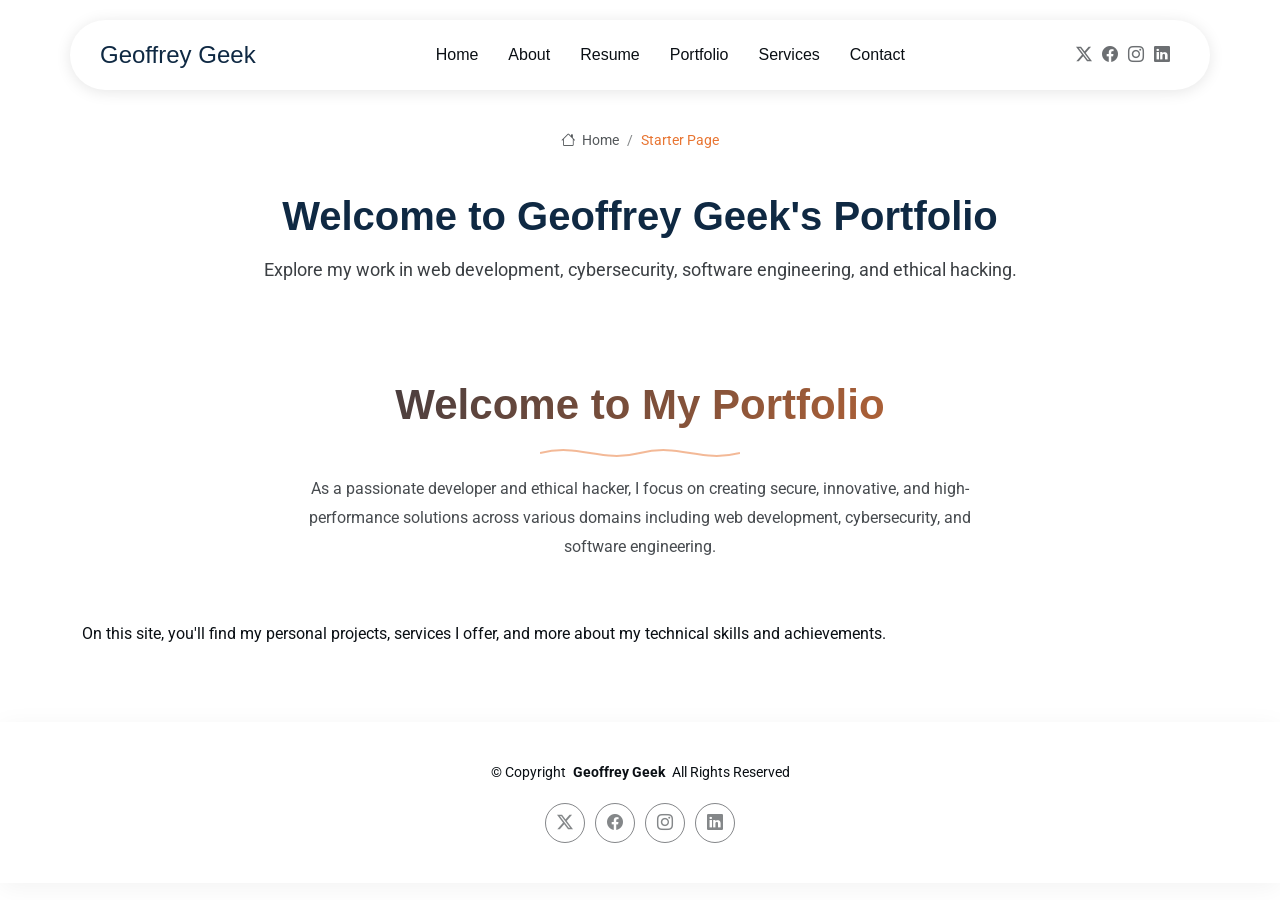
<file: starter-page.html>
<!DOCTYPE html>
<html lang="en">

<head>
  <meta charset="utf-8">
  <meta content="width=device-width, initial-scale=1.0" name="viewport">
  <title>Geoffrey Geek - Developer Portfolio</title>
  <meta name="description" content="Geoffrey Geek's developer portfolio showcasing expertise in web development, cybersecurity, ethical hacking, and software engineering.">
  <meta name="keywords" content="web development, cybersecurity, ethical hacking, software engineering, programming, portfolio">

  <!-- Favicons -->
  <link href="assets/img/favicon.png" rel="icon">
  <link href="assets/img/apple-touch-icon.png" rel="apple-touch-icon">

  <!-- Fonts -->
  <link href="https://fonts.googleapis.com" rel="preconnect">
  <link href="https://fonts.gstatic.com" rel="preconnect" crossorigin>
  <link href="https://fonts.googleapis.com/css2?family=Roboto:ital,wght@0,100;0,300;0,400;0,500;0,700;0,900;1,100;1,300;1,400;1,500;1,700;1,900&display=swap" rel="stylesheet">

  <!-- Vendor CSS Files -->
  <link href="assets/vendor/bootstrap/css/bootstrap.min.css" rel="stylesheet">
  <link href="assets/vendor/bootstrap-icons/bootstrap-icons.css" rel="stylesheet">
  <link href="assets/vendor/aos/aos.css" rel="stylesheet">
  <link href="assets/vendor/glightbox/css/glightbox.min.css" rel="stylesheet">
  <link href="assets/vendor/swiper/swiper-bundle.min.css" rel="stylesheet">

  <!-- Main CSS File -->
  <link href="assets/css/main.css" rel="stylesheet">
</head>

<body class="starter-page-page">

  <header id="header" class="header d-flex align-items-center sticky-top">
    <div class="header-container container-fluid container-xl position-relative d-flex align-items-center justify-content-between">

      <a href="index.html" class="logo d-flex align-items-center me-auto me-xl-0">
        <h1 class="sitename">Geoffrey Geek</h1>
      </a>

      <nav id="navmenu" class="navmenu">
        <ul>
          <li><a href="#hero">Home</a></li>
          <li><a href="#about">About</a></li>
          <li><a href="#resume">Resume</a></li>
          <li><a href="#portfolio">Portfolio</a></li>
          <li><a href="#services">Services</a></li>
          <li><a href="#contact">Contact</a></li>
        </ul>
        <i class="mobile-nav-toggle d-xl-none bi bi-list"></i>
      </nav>

      <div class="header-social-links">
        <a href="https://x.com/geoffreyge52720"><i class="bi bi-twitter-x"></i></a>
        <a href="https://www.facebook.com/profile.php?id=61551276512335"><i class="bi bi-facebook"></i></a>
        <a href="https://www.instagram.com/lilgee9547/"><i class="bi bi-instagram"></i></a>
        <a href=""><i class="bi bi-linkedin"></i></a>
    
      </div>

    </div>
  </header>

  <main class="main">

    <!-- Page Title -->
    <div class="page-title">
      <div class="breadcrumbs">
        <nav aria-label="breadcrumb">
          <ol class="breadcrumb">
            <li class="breadcrumb-item"><a href="#"><i class="bi bi-house"></i> Home</a></li>
            <li class="breadcrumb-item active current">Starter Page</li>
          </ol>
        </nav>
      </div>

      <div class="title-wrapper">
        <h1>Welcome to Geoffrey Geek's Portfolio</h1>
        <p>Explore my work in web development, cybersecurity, software engineering, and ethical hacking.</p>
      </div>
    </div><!-- End Page Title -->

    <!-- Starter Section -->
    <section id="starter-section" class="starter-section section">

      <!-- Section Title -->
      <div class="container section-title" data-aos="fade-up">
        <h2>Welcome to My Portfolio</h2>
        <div class="title-shape">
          <svg viewBox="0 0 200 20" xmlns="http://www.w3.org/2000/svg">
            <path d="M 0,10 C 40,0 60,20 100,10 C 140,0 160,20 200,10" fill="none" stroke="currentColor" stroke-width="2"></path>
          </svg>
        </div>
        <p>As a passionate developer and ethical hacker, I focus on creating secure, innovative, and high-performance solutions across various domains including web development, cybersecurity, and software engineering.</p>
      </div><!-- End Section Title -->

      <div class="container" data-aos="fade-up">
        <p>On this site, you'll find my personal projects, services I offer, and more about my technical skills and achievements.</p>
      </div>

    </section><!-- End Starter Section -->

  </main>

  <footer id="footer" class="footer">

    <div class="container">
      <div class="copyright text-center">
        <p>© <span>Copyright</span> <strong class="px-1 sitename">Geoffrey Geek</strong> <span>All Rights Reserved</span></p>
      </div>
      <div class="social-links d-flex justify-content-center">
        <a href="https://x.com/geoffreyge52720"><i class="bi bi-twitter-x"></i></a>
        <a href="https://www.facebook.com/profile.php?id=61551276512335"><i class="bi bi-facebook"></i></a>
        <a href="https://www.instagram.com/lilgee9547/"><i class="bi bi-instagram"></i></a>
        <a href=""><i class="bi bi-linkedin"></i></a>
    
      </div>
     
    </div>

  </footer>

  <!-- Scroll Top -->
  <a href="#" id="scroll-top" class="scroll-top d-flex align-items-center justify-content-center"><i class="bi bi-arrow-up-short"></i></a>

  <!-- Vendor JS Files -->
  <script src="assets/vendor/bootstrap/js/bootstrap.bundle.min.js"></script>
  <script src="assets/vendor/php-email-form/validate.js"></script>
  <script src="assets/vendor/aos/aos.js"></script>
  <script src="assets/vendor/waypoints/noframework.waypoints.js"></script>
  <script src="assets/vendor/glightbox/js/glightbox.min.js"></script>
  <script src="assets/vendor/imagesloaded/imagesloaded.pkgd.min.js"></script>
  <script src="assets/vendor/isotope-layout/isotope.pkgd.min.js"></script>
  <script src="assets/vendor/swiper/swiper-bundle.min.js"></script>

  <!-- Main JS File -->
  <script src="assets/js/main.js"></script>

</body>

</html>
</file>
<file: assets/css/main.css>
/* Fonts */
:root {
  --default-font: "Roboto",  system-ui, -apple-system, "Segoe UI", Roboto, "Helvetica Neue", Arial, "Noto Sans", "Liberation Sans", sans-serif, "Apple Color Emoji", "Segoe UI Emoji", "Segoe UI Symbol", "Noto Color Emoji";
  --heading-font: "Questrial",  sans-serif;
  --nav-font: "Noto Sans",  sans-serif;
}

/* Global Colors - The following color variables are used throughout the website. Updating them here will change the color scheme of the entire website */
:root { 
  --background-color: #ffffff; /* Background color for the entire website, including individual sections */
  --default-color: #0a0f14; /* Default color used for the majority of the text content across the entire website */
  --heading-color: #0f2943; /* Color for headings, subheadings and title throughout the website */
  --accent-color: #e87532; /* Accent color that represents your brand on the website. It's used for buttons, links, and other elements that need to stand out */
  --surface-color: #ffffff; /* The surface color is used as a background of boxed elements within sections, such as cards, icon boxes, or other elements that require a visual separation from the global background. */
  --contrast-color: #ffffff; /* Contrast color for text, ensuring readability against backgrounds of accent, heading, or default colors. */
}

/* Nav Menu Colors - The following color variables are used specifically for the navigation menu. They are separate from the global colors to allow for more customization options */
:root {
  --nav-color: #0a0f14;  /* The default color of the main navmenu links */
  --nav-hover-color: #e87532; /* Applied to main navmenu links when they are hovered over or active */
  --nav-mobile-background-color: #ffffff; /* Used as the background color for mobile navigation menu */
  --nav-dropdown-background-color: #ffffff; /* Used as the background color for dropdown items that appear when hovering over primary navigation items */
  --nav-dropdown-color: #0a0f14; /* Used for navigation links of the dropdown items in the navigation menu. */
  --nav-dropdown-hover-color: #e87532; /* Similar to --nav-hover-color, this color is applied to dropdown navigation links when they are hovered over. */
}

/* Color Presets - These classes override global colors when applied to any section or element, providing reuse of the sam color scheme. */

.light-background {
  --background-color: #faf9fb;
  --surface-color: #ffffff;
}

.dark-background {
  --background-color: #060606;
  --default-color: #ffffff;
  --heading-color: #ffffff;
  --surface-color: #252525;
  --contrast-color: #ffffff;
}

/* Smooth scroll */
:root {
  scroll-behavior: smooth;
}

/*--------------------------------------------------------------
# General Styling & Shared Classes
--------------------------------------------------------------*/
body {
  color: var(--default-color);
  background-color: var(--background-color);
  font-family: var(--default-font);
}

a {
  color: var(--accent-color);
  text-decoration: none;
  transition: 0.3s;
}

a:hover {
  color: color-mix(in srgb, var(--accent-color), transparent 25%);
  text-decoration: none;
}

h1,
h2,
h3,
h4,
h5,
h6 {
  color: var(--heading-color);
  font-family: var(--heading-font);
}

/* PHP Email Form Messages
------------------------------*/
.php-email-form .error-message {
  display: none;
  background: #df1529;
  color: #ffffff;
  text-align: left;
  padding: 15px;
  margin-bottom: 24px;
  font-weight: 600;
}

.php-email-form .sent-message {
  display: none;
  color: #ffffff;
  background: #059652;
  text-align: center;
  padding: 15px;
  margin-bottom: 24px;
  font-weight: 600;
}

.php-email-form .loading {
  display: none;
  background: var(--surface-color);
  text-align: center;
  padding: 15px;
  margin-bottom: 24px;
}

.php-email-form .loading:before {
  content: "";
  display: inline-block;
  border-radius: 50%;
  width: 24px;
  height: 24px;
  margin: 0 10px -6px 0;
  border: 3px solid var(--accent-color);
  border-top-color: var(--surface-color);
  animation: php-email-form-loading 1s linear infinite;
}

@keyframes php-email-form-loading {
  0% {
    transform: rotate(0deg);
  }

  100% {
    transform: rotate(360deg);
  }
}

/*--------------------------------------------------------------
# Global Header
--------------------------------------------------------------*/
.header {
  color: var(--default-color);
  background-color: var(--background-color);
  padding: 20px 0;
  transition: all 0.5s;
  z-index: 997;
}

.header .header-container {
  background: var(--surface-color);
  border-radius: 50px;
  padding: 5px 25px;
  box-shadow: 0px 2px 15px rgba(0, 0, 0, 0.1);
}

.header .logo {
  line-height: 1;
}

.header .logo img {
  max-height: 36px;
  margin-right: 8px;
}

.header .logo h1 {
  font-size: 24px;
  margin: 0;
  padding-left: 5px;
  font-weight: 500;
  color: var(--heading-color);
}

.header .header-social-links {
  padding-right: 15px;
}

.header .header-social-links a {
  color: color-mix(in srgb, var(--default-color), transparent 40%);
  padding-left: 6px;
  display: inline-block;
  transition: 0.3s;
  font-size: 16px;
}

.header .header-social-links a:hover {
  color: var(--accent-color);
}

.header .header-social-links a i {
  line-height: 0px;
}

@media (max-width: 1200px) {
  .header {
    padding-top: 10px;
  }

  .header .header-container {
    margin-left: 10px;
    margin-right: 10px;
    padding: 10px 5px 10px 15px;
  }

  .header .logo {
    order: 1;
  }

  .header .header-social-links {
    order: 2;
  }

  .header .navmenu {
    order: 3;
  }
}

/*--------------------------------------------------------------
# Navigation Menu
--------------------------------------------------------------*/
/* Navmenu - Desktop */
@media (min-width: 1200px) {
  .navmenu {
    padding: 0;
  }

  .navmenu ul {
    margin: 0;
    padding: 0;
    display: flex;
    list-style: none;
    align-items: center;
  }

  .navmenu li {
    position: relative;
  }

  .navmenu a,
  .navmenu a:focus {
    color: var(--nav-color);
    padding: 18px 15px;
    font-size: 16px;
    font-family: var(--nav-font);
    font-weight: 400;
    display: flex;
    align-items: center;
    justify-content: space-between;
    white-space: nowrap;
    transition: 0.3s;
  }

  .navmenu a i,
  .navmenu a:focus i {
    font-size: 12px;
    line-height: 0;
    margin-left: 5px;
    transition: 0.3s;
  }

  .navmenu li:last-child a {
    padding-right: 0;
  }

  .navmenu li:hover>a,
  .navmenu .active,
  .navmenu .active:focus {
    color: var(--nav-hover-color);
  }

  .navmenu .dropdown ul {
    margin: 0;
    padding: 10px 0;
    background: var(--nav-dropdown-background-color);
    display: block;
    position: absolute;
    visibility: hidden;
    left: 14px;
    top: 130%;
    opacity: 0;
    transition: 0.3s;
    border-radius: 4px;
    z-index: 99;
    box-shadow: 0px 0px 30px rgba(0, 0, 0, 0.1);
  }

  .navmenu .dropdown ul li {
    min-width: 200px;
  }

  .navmenu .dropdown ul a {
    padding: 10px 20px;
    font-size: 15px;
    text-transform: none;
    color: var(--nav-dropdown-color);
  }

  .navmenu .dropdown ul a i {
    font-size: 12px;
  }

  .navmenu .dropdown ul a:hover,
  .navmenu .dropdown ul .active:hover,
  .navmenu .dropdown ul li:hover>a {
    color: var(--nav-dropdown-hover-color);
  }

  .navmenu .dropdown:hover>ul {
    opacity: 1;
    top: 100%;
    visibility: visible;
  }

  .navmenu .dropdown .dropdown ul {
    top: 0;
    left: -90%;
    visibility: hidden;
  }

  .navmenu .dropdown .dropdown:hover>ul {
    opacity: 1;
    top: 0;
    left: -100%;
    visibility: visible;
  }
}

/* Navmenu - Mobile */
@media (max-width: 1199px) {
  .mobile-nav-toggle {
    color: var(--nav-color);
    font-size: 28px;
    line-height: 0;
    margin-right: 10px;
    cursor: pointer;
    transition: color 0.3s;
  }

  .navmenu {
    padding: 0;
    z-index: 9997;
  }

  .navmenu ul {
    display: none;
    list-style: none;
    position: absolute;
    inset: 60px 20px 20px 20px;
    padding: 10px 0;
    margin: 0;
    border-radius: 6px;
    background-color: var(--nav-mobile-background-color);
    overflow-y: auto;
    transition: 0.3s;
    z-index: 9998;
    box-shadow: 0px 0px 30px rgba(0, 0, 0, 0.1);
  }

  .navmenu a,
  .navmenu a:focus {
    color: var(--nav-dropdown-color);
    padding: 10px 20px;
    font-family: var(--nav-font);
    font-size: 17px;
    font-weight: 500;
    display: flex;
    align-items: center;
    justify-content: space-between;
    white-space: nowrap;
    transition: 0.3s;
  }

  .navmenu a i,
  .navmenu a:focus i {
    font-size: 12px;
    line-height: 0;
    margin-left: 5px;
    width: 30px;
    height: 30px;
    display: flex;
    align-items: center;
    justify-content: center;
    border-radius: 50%;
    transition: 0.3s;
    background-color: color-mix(in srgb, var(--accent-color), transparent 90%);
  }

  .navmenu a i:hover,
  .navmenu a:focus i:hover {
    background-color: var(--accent-color);
    color: var(--contrast-color);
  }

  .navmenu a:hover,
  .navmenu .active,
  .navmenu .active:focus {
    color: var(--nav-dropdown-hover-color);
  }

  .navmenu .active i,
  .navmenu .active:focus i {
    background-color: var(--accent-color);
    color: var(--contrast-color);
    transform: rotate(180deg);
  }

  .navmenu .dropdown ul {
    position: static;
    display: none;
    z-index: 99;
    padding: 10px 0;
    margin: 10px 20px;
    background-color: var(--nav-dropdown-background-color);
    border: 1px solid color-mix(in srgb, var(--default-color), transparent 90%);
    box-shadow: none;
    transition: all 0.5s ease-in-out;
  }

  .navmenu .dropdown ul ul {
    background-color: rgba(33, 37, 41, 0.1);
  }

  .navmenu .dropdown>.dropdown-active {
    display: block;
    background-color: rgba(33, 37, 41, 0.03);
  }

  .mobile-nav-active {
    overflow: hidden;
  }

  .mobile-nav-active .mobile-nav-toggle {
    color: #fff;
    position: absolute;
    font-size: 32px;
    top: 15px;
    right: 15px;
    margin-right: 0;
    z-index: 9999;
  }

  .mobile-nav-active .navmenu {
    position: fixed;
    overflow: hidden;
    inset: 0;
    background: rgba(33, 37, 41, 0.8);
    transition: 0.3s;
  }

  .mobile-nav-active .navmenu>ul {
    display: block;
  }
}

/*--------------------------------------------------------------
# Global Footer
--------------------------------------------------------------*/
.footer {
  color: var(--default-color);
  background-color: var(--background-color);
  font-size: 14px;
  padding: 40px 0;
  position: relative;
  box-shadow: 0 5px 25px rgba(0, 0, 0, 0.05);
}

.footer .copyright p {
  margin-bottom: 0;
}

.footer .social-links {
  margin-top: 20px;
}

.footer .social-links a {
  display: flex;
  align-items: center;
  justify-content: center;
  width: 40px;
  height: 40px;
  border-radius: 50%;
  border: 1px solid color-mix(in srgb, var(--default-color), transparent 50%);
  font-size: 16px;
  color: color-mix(in srgb, var(--default-color), transparent 50%);
  margin: 0 5px;
  transition: 0.3s;
}

.footer .social-links a:hover {
  color: var(--accent-color);
  border-color: var(--accent-color);
}

.footer .credits {
  margin-top: 10px;
  font-size: 13px;
  text-align: center;
}

/*--------------------------------------------------------------
# Scroll Top Button
--------------------------------------------------------------*/
.scroll-top {
  position: fixed;
  visibility: hidden;
  opacity: 0;
  right: 15px;
  bottom: -15px;
  z-index: 99999;
  background-color: var(--accent-color);
  width: 44px;
  height: 44px;
  border-radius: 50px;
  transition: all 0.4s;
}

.scroll-top i {
  font-size: 24px;
  color: var(--contrast-color);
  line-height: 0;
}

.scroll-top:hover {
  background-color: color-mix(in srgb, var(--accent-color), transparent 20%);
  color: var(--contrast-color);
}

.scroll-top.active {
  visibility: visible;
  opacity: 1;
  bottom: 15px;
}

/*--------------------------------------------------------------
# Disable aos animation delay on mobile devices
--------------------------------------------------------------*/
@media screen and (max-width: 768px) {
  [data-aos-delay] {
    transition-delay: 0 !important;
  }
}

/*--------------------------------------------------------------
# Global Page Titles & Breadcrumbs
--------------------------------------------------------------*/
.page-title {
  text-align: center;
  padding: 20px 0;
}

.page-title .breadcrumbs {
  margin-bottom: 1.5rem;
}

.page-title .breadcrumbs .breadcrumb {
  justify-content: center;
  margin: 0;
  padding: 0;
  background: none;
}

.page-title .breadcrumbs .breadcrumb .breadcrumb-item {
  font-size: 0.9rem;
  color: color-mix(in srgb, var(--default-color), transparent 30%);
}

.page-title .breadcrumbs .breadcrumb .breadcrumb-item.active {
  color: var(--accent-color);
}

.page-title .breadcrumbs .breadcrumb .breadcrumb-item a {
  color: inherit;
  text-decoration: none;
  transition: color 0.3s ease;
}

.page-title .breadcrumbs .breadcrumb .breadcrumb-item a:hover {
  color: var(--accent-color);
}

.page-title .breadcrumbs .breadcrumb .breadcrumb-item a i {
  font-size: 0.9rem;
  margin-right: 0.2rem;
}

.page-title .breadcrumbs .breadcrumb .breadcrumb-item+.breadcrumb-item::before {
  color: color-mix(in srgb, var(--default-color), transparent 50%);
}

.page-title .title-wrapper {
  max-width: 800px;
  margin: 0 auto;
  padding: 1rem 0;
}

.page-title .title-wrapper h1 {
  font-size: 2.5rem;
  margin-bottom: 1rem;
  font-weight: 700;
  color: var(--heading-color);
}

.page-title .title-wrapper p {
  font-size: 1.1rem;
  color: color-mix(in srgb, var(--default-color), transparent 20%);
  margin: 0;
  line-height: 1.6;
}

@media (max-width: 768px) {
  .page-title .title-wrapper h1 {
    font-size: 2rem;
  }

  .page-title .title-wrapper p {
    font-size: 1rem;
  }
}

@media (max-width: 576px) {
  .page-title .title-wrapper h1 {
    font-size: 1.75rem;
  }
}

/*--------------------------------------------------------------
# Global Sections
--------------------------------------------------------------*/
section,
.section {
  color: var(--default-color);
  background-color: var(--background-color);
  padding: 60px 0;
  scroll-margin-top: 90px;
  overflow: clip;
}

@media (max-width: 1199px) {

  section,
  .section {
    scroll-margin-top: 66px;
  }
}

/*--------------------------------------------------------------
# Global Section Titles
--------------------------------------------------------------*/
.section-title {
  text-align: center;
  padding-bottom: 60px;
  position: relative;
}

.section-title h2 {
  font-size: 42px;
  font-weight: 700;
  margin-bottom: 10px;
  background: linear-gradient(120deg, var(--heading-color), var(--accent-color));
  -webkit-background-clip: text;
  -webkit-text-fill-color: transparent;
  background-clip: text;
  position: relative;
}

.section-title .title-shape {
  width: 200px;
  height: 20px;
  margin: 0 auto;
  color: var(--accent-color);
  opacity: 0.5;
}

.section-title .title-shape svg {
  width: 100%;
  height: 100%;
}

.section-title p {
  margin: 15px auto 0;
  font-size: 16px;
  max-width: 700px;
  color: color-mix(in srgb, var(--default-color), transparent 25%);
  line-height: 1.8;
}

@media (max-width: 768px) {
  .section-title h2 {
    font-size: 32px;
  }

  .section-title .subtitle-wrapper .subtitle {
    font-size: 13px;
  }
}

/*--------------------------------------------------------------
# Hero Section
--------------------------------------------------------------*/
.hero {
  padding: 80px 0;
  position: relative;
  overflow: hidden;
}

.hero .content h2 {
  font-size: 3.5rem;
  font-weight: 700;
  line-height: 1.2;
  margin-bottom: 1.5rem;
}

@media (max-width: 991px) {
  .hero .content h2 {
    font-size: 2.5rem;
  }
}

.hero .content .lead {
  font-size: 1.25rem;
  margin-bottom: 2rem;
  color: color-mix(in srgb, var(--default-color), transparent 20%);
}

.hero .cta-buttons {
  display: flex;
  gap: 1rem;
  margin-bottom: 3rem;
}

@media (max-width: 576px) {
  .hero .cta-buttons {
    flex-direction: column;
  }
}

.hero .cta-buttons .btn {
  padding: 0.8rem 2rem;
  font-size: 1rem;
  font-weight: 500;
  border-radius: 50px;
  transition: all 0.3s ease;
}

.hero .cta-buttons .btn.btn-primary {
  background-color: var(--accent-color);
  border-color: var(--accent-color);
  color: var(--contrast-color);
}

.hero .cta-buttons .btn.btn-primary:hover {
  background-color: color-mix(in srgb, var(--accent-color), transparent 15%);
  border-color: color-mix(in srgb, var(--accent-color), transparent 15%);
  transform: translateY(-2px);
}

.hero .cta-buttons .btn.btn-outline {
  border: 2px solid color-mix(in srgb, var(--accent-color), transparent 70%);
  color: var(--accent-color);
  background: transparent;
}

.hero .cta-buttons .btn.btn-outline:hover {
  background-color: var(--accent-color);
  color: var(--contrast-color);
  transform: translateY(-2px);
}

.hero .hero-stats {
  display: flex;
  gap: 3rem;
  margin-top: 2rem;
}

@media (max-width: 576px) {
  .hero .hero-stats {
    flex-direction: column;
    gap: 1.5rem;
  }
}

.hero .hero-stats .stat-item .stat-number {
  display: block;
  font-size: 2.5rem;
  font-weight: 700;
  color: var(--heading-color);
  line-height: 1;
}

.hero .hero-stats .stat-item .stat-label {
  font-size: 0.9rem;
  color: color-mix(in srgb, var(--default-color), transparent 30%);
  margin-top: 0.5rem;
  display: block;
}

.hero .hero-image {
  position: relative;
  padding: 2rem;
}

.hero .hero-image img {
  position: relative;
  z-index: 2;
}

.hero .hero-image .shape-1,
.hero .hero-image .shape-2 {
  position: absolute;
  border-radius: 30% 70% 70% 30%/30% 30% 70% 70%;
  z-index: 1;
}

.hero .hero-image .shape-1 {
  width: 300px;
  height: 300px;
  background-color: color-mix(in srgb, var(--accent-color), transparent 85%);
  top: -20px;
  right: -20px;
  animation: morphShape 15s linear infinite;
}

.hero .hero-image .shape-2 {
  width: 200px;
  height: 200px;
  background-color: color-mix(in srgb, var(--heading-color), transparent 90%);
  bottom: -20px;
  left: -20px;
  animation: morphShape 20s linear infinite reverse;
}

@media (max-width: 991px) {
  .hero {
    text-align: center;
    padding: 60px 0;
  }

  .hero .cta-buttons {
    justify-content: center;
  }

  .hero .hero-stats {
    justify-content: center;
  }

  .hero .hero-image {
    margin-top: 3rem;
  }
}

@keyframes morphShape {
  0% {
    border-radius: 30% 70% 70% 30%/30% 30% 70% 70%;
  }

  25% {
    border-radius: 58% 42% 75% 25%/76% 46% 54% 24%;
  }

  50% {
    border-radius: 50% 50% 33% 67%/55% 27% 73% 45%;
  }

  75% {
    border-radius: 33% 67% 58% 42%/63% 68% 32% 37%;
  }

  100% {
    border-radius: 30% 70% 70% 30%/30% 30% 70% 70%;
  }
}

/*--------------------------------------------------------------
# About Section
--------------------------------------------------------------*/
.about .about-image {
  position: relative;
}

.about .about-image img {
  box-shadow: 0 0 30px rgba(0, 0, 0, 0.1);
}

.about .about-content {
  padding-left: 2rem;
}

@media (max-width: 991.98px) {
  .about .about-content {
    padding-left: 0;
    margin-top: 3rem;
  }
}

.about .about-content .subtitle {
  font-size: 0.875rem;
  font-weight: 600;
  letter-spacing: 2px;
  color: var(--accent-color);
  margin-bottom: 1rem;
  display: block;
}

.about .about-content h2 {
  font-size: 2rem;
  font-weight: 700;
  margin-bottom: 1.5rem;
}

.about .about-content .lead {
  font-size: 1.1rem;
  color: color-mix(in srgb, var(--default-color), transparent 25%);
}

.about .personal-info {
  margin-top: 2rem;
  padding: 2rem;
  background-color: var(--surface-color);
  border-radius: 1rem;
  box-shadow: 0 0 30px rgba(0, 0, 0, 0.05);
}

.about .personal-info .info-item {
  display: flex;
  flex-direction: column;
  gap: 0.5rem;
}

.about .personal-info .info-item .label {
  font-size: 0.875rem;
  color: color-mix(in srgb, var(--default-color), transparent 40%);
}

.about .personal-info .info-item .value {
  font-weight: 600;
  color: var(--heading-color);
}

.about .signature {
  display: flex;
  align-items: center;
  gap: 1.5rem;
}

.about .signature .signature-image {
  max-width: 150px;
}

.about .signature .signature-info h4 {
  font-size: 1.25rem;
  margin-bottom: 0.25rem;
}

.about .signature .signature-info p {
  font-size: 0.875rem;
  color: color-mix(in srgb, var(--default-color), transparent 40%);
  margin: 0;
}

/*--------------------------------------------------------------
# Skills Section
--------------------------------------------------------------*/
.skills .skill-box {
  background-color: var(--surface-color);
  padding: 2rem;
  border-radius: 8px;
  box-shadow: 0 0 20px rgba(0, 0, 0, 0.05);
}

.skills .skill-box h3 {
  font-size: 1.2rem;
  margin-bottom: 1rem;
  font-weight: 600;
}

.skills .skill-box p {
  font-size: 0.9rem;
  margin-bottom: 0.8rem;
  opacity: 0.6;
}

.skills .skill-box .progress {
  background-color: color-mix(in srgb, var(--accent-color), transparent 85%);
  border-radius: 50px;
  height: 8px;
  margin-top: 5px;
  overflow: hidden;
}

.skills .skill-box .progress .progress-bar {
  background-color: var(--accent-color);
  height: 100%;
  position: relative;
  border-radius: 50px;
  transition: 0.9s;
  width: 1px;
}

/*--------------------------------------------------------------
# Resume Section
--------------------------------------------------------------*/
.resume .resume-wrapper .resume-block {
  margin-bottom: 3rem;
}

.resume .resume-wrapper .resume-block:last-child {
  margin-bottom: 0;
}

.resume .resume-wrapper .resume-block h2 {
  font-size: 2rem;
  margin-bottom: 0.8rem;
  font-weight: 700;
}

.resume .resume-wrapper .resume-block h2 span {
  color: var(--accent-color);
}

.resume .resume-wrapper .resume-block .lead {
  color: color-mix(in srgb, var(--default-color), transparent 25%);
  margin-bottom: 3rem;
}

.resume .resume-wrapper .timeline {
  position: relative;
}

.resume .resume-wrapper .timeline::before {
  content: "";
  position: absolute;
  left: 20%;
  top: 0;
  height: 100%;
  width: 2px;
  background-color: color-mix(in srgb, var(--accent-color), transparent 85%);
}

.resume .resume-wrapper .timeline .timeline-item {
  display: flex;
  align-items: flex-start;
  margin-bottom: 2.5rem;
  position: relative;
}

.resume .resume-wrapper .timeline .timeline-item:last-child {
  margin-bottom: 0;
}

.resume .resume-wrapper .timeline .timeline-item .timeline-left {
  width: 20%;
  padding-right: 3rem;
}

.resume .resume-wrapper .timeline .timeline-item .timeline-left .company {
  color: var(--heading-color);
  font-weight: 600;
  font-size: 1.1rem;
  margin-bottom: 0.25rem;
}

.resume .resume-wrapper .timeline .timeline-item .timeline-left .period {
  color: var(--accent-color);
  font-size: 0.9rem;
}

.resume .resume-wrapper .timeline .timeline-item .timeline-dot {
  position: absolute;
  left: calc(20% + 1px);
  transform: translateX(-50%);
  width: 1rem;
  height: 1rem;
  background-color: var(--accent-color);
  border-radius: 50%;
}

.resume .resume-wrapper .timeline .timeline-item .timeline-right {
  width: 70%;
  padding-left: 3rem;
  margin-top: -4px;
}

.resume .resume-wrapper .timeline .timeline-item .timeline-right .position {
  color: var(--heading-color);
  font-size: 1.2rem;
  margin-bottom: 0.6rem;
  font-weight: 600;
}

.resume .resume-wrapper .timeline .timeline-item .timeline-right .description {
  color: color-mix(in srgb, var(--default-color), transparent 25%);
}

.resume .resume-wrapper .timeline .timeline-item .timeline-right ul {
  padding-left: 15px;
}

.resume .resume-wrapper .timeline .timeline-item .timeline-right ul li {
  padding-bottom: 12px;
}

@media (max-width: 992px) {
  .resume .resume-wrapper .resume-block h2 {
    font-size: 2rem;
  }

  .resume .resume-wrapper .timeline::before {
    left: 1rem;
  }

  .resume .resume-wrapper .timeline .timeline-item {
    flex-direction: column;
    margin-bottom: 20px;
  }

  .resume .resume-wrapper .timeline .timeline-item .timeline-left {
    width: 100%;
    text-align: left;
    padding-right: 0;
    padding-left: 2.5rem;
    margin-bottom: 1.6rem;
    margin-top: -4px;
  }

  .resume .resume-wrapper .timeline .timeline-item .timeline-dot {
    left: calc(1rem + 1px);
  }

  .resume .resume-wrapper .timeline .timeline-item .timeline-right {
    width: 100%;
    padding-left: 2.5rem;
  }
}

/*--------------------------------------------------------------
# Portfolio Section
--------------------------------------------------------------*/
.portfolio .portfolio-filters-container {
  margin-bottom: 40px;
}

.portfolio .portfolio-filters {
  display: flex;
  justify-content: center;
  gap: 15px;
  flex-wrap: wrap;
  padding: 0;
  margin: 0;
  list-style: none;
}

.portfolio .portfolio-filters li {
  font-size: 15px;
  font-weight: 500;
  padding: 8px 20px;
  cursor: pointer;
  border-radius: 30px;
  background-color: color-mix(in srgb, var(--surface-color), transparent 50%);
  color: var(--default-color);
  transition: all 0.3s ease-in-out;
}

.portfolio .portfolio-filters li:hover {
  background-color: color-mix(in srgb, var(--accent-color), transparent 85%);
  color: var(--accent-color);
  transform: translateY(-2px);
}

.portfolio .portfolio-filters li.filter-active {
  background-color: var(--accent-color);
  color: var(--contrast-color);
}

.portfolio .portfolio-card {
  background-color: var(--surface-color);
  border-radius: 15px;
  overflow: hidden;
  box-shadow: 0 5px 25px rgba(0, 0, 0, 0.05);
  transition: all 0.3s ease-in-out;
}

.portfolio .portfolio-card:hover {
  transform: translateY(-10px);
  box-shadow: 0 8px 35px rgba(0, 0, 0, 0.1);
}

.portfolio .portfolio-card:hover .portfolio-overlay {
  opacity: 1;
  visibility: visible;
}

.portfolio .portfolio-card:hover .portfolio-overlay .portfolio-actions {
  transform: translateY(0);
}

.portfolio .portfolio-card .portfolio-image {
  position: relative;
  overflow: hidden;
  aspect-ratio: 16/10;
}

.portfolio .portfolio-card .portfolio-image img {
  width: 100%;
  height: 100%;
  object-fit: cover;
  transition: transform 0.6s ease-in-out;
}

.portfolio .portfolio-card .portfolio-overlay {
  position: absolute;
  top: 0;
  left: 0;
  width: 100%;
  height: 100%;
  background: linear-gradient(to top, rgba(0, 0, 0, 0.7), transparent);
  opacity: 0;
  visibility: hidden;
  transition: all 0.4s ease-in-out;
  display: flex;
  align-items: flex-end;
  padding: 20px;
}

.portfolio .portfolio-card .portfolio-overlay .portfolio-actions {
  transform: translateY(20px);
  transition: all 0.4s ease-in-out;
  display: flex;
  gap: 15px;
}

.portfolio .portfolio-card .portfolio-overlay .portfolio-actions a {
  width: 45px;
  height: 45px;
  background-color: var(--surface-color);
  border-radius: 50%;
  display: flex;
  align-items: center;
  justify-content: center;
  color: var(--accent-color);
  font-size: 20px;
  transition: all 0.3s ease;
}

.portfolio .portfolio-card .portfolio-overlay .portfolio-actions a:hover {
  background-color: var(--accent-color);
  color: var(--contrast-color);
  transform: scale(1.1);
}

.portfolio .portfolio-card .portfolio-content {
  padding: 25px;
}

.portfolio .portfolio-card .portfolio-content .category {
  font-size: 14px;
  color: var(--accent-color);
  text-transform: uppercase;
  letter-spacing: 1px;
  font-weight: 500;
  display: block;
  margin-bottom: 10px;
}

.portfolio .portfolio-card .portfolio-content h3 {
  font-size: 20px;
  margin: 0 0 15px;
  font-weight: 600;
  transition: color 0.3s ease;
}

.portfolio .portfolio-card .portfolio-content h3:hover {
  color: var(--accent-color);
}

.portfolio .portfolio-card .portfolio-content p {
  font-size: 15px;
  color: color-mix(in srgb, var(--default-color), transparent 30%);
  margin: 0;
  line-height: 1.6;
}

@media (max-width: 768px) {
  .portfolio .portfolio-filters li {
    font-size: 14px;
    padding: 6px 15px;
  }

  .portfolio .portfolio-card .portfolio-content {
    padding: 20px;
  }

  .portfolio .portfolio-card .portfolio-content h3 {
    font-size: 18px;
  }

  .portfolio .portfolio-card .portfolio-content p {
    font-size: 14px;
  }
}

/*--------------------------------------------------------------
# Testimonials Section
--------------------------------------------------------------*/
.testimonials .testimonials-slider {
  width: 100%;
  position: relative;
  padding-bottom: 60px;
}

.testimonials .swiper-wrapper {
  height: auto;
}

.testimonials .testimonial-item {
  background-color: var(--surface-color);
  padding: 40px;
  border-radius: 20px;
}

@media (max-width: 575px) {
  .testimonials .testimonial-item {
    padding: 20px;
  }
}

.testimonials .testimonial-item h2 {
  font-size: 24px;
  font-weight: 600;
  margin-bottom: 20px;
}

.testimonials .testimonial-item p {
  font-size: 16px;
  line-height: 1.8;
  margin-bottom: 30px;
  font-style: italic;
}

.testimonials .testimonial-item .profile {
  gap: 15px;
}

.testimonials .testimonial-item .profile .profile-img {
  width: 60px;
  height: 60px;
  border-radius: 50%;
  object-fit: cover;
}

.testimonials .testimonial-item .profile .profile-info h3 {
  font-size: 18px;
  margin: 0;
  font-weight: 600;
}

.testimonials .testimonial-item .profile .profile-info span {
  font-size: 14px;
  color: color-mix(in srgb, var(--default-color) 70%, transparent);
}

.testimonials .testimonial-item .featured-img-wrapper {
  min-height: 400px;
  position: relative;
  overflow: hidden;
  border-radius: 16px;
}

.testimonials .testimonial-item .featured-img {
  width: 100%;
  height: 100%;
  object-fit: cover;
  position: absolute;
  top: 0;
  left: 0;
}

.testimonials .swiper-navigation {
  position: absolute;
  bottom: 0;
  gap: 10px;
}

.testimonials .swiper-button-prev,
.testimonials .swiper-button-next {
  position: relative;
  left: auto;
  right: auto;
  top: auto;
  margin: 0;
  width: 44px;
  height: 44px;
  background-color: var(--surface-color);
  border-radius: 50%;
  border: 1px solid color-mix(in srgb, var(--default-color) 10%, transparent);
  transition: 0.3s;
}

.testimonials .swiper-button-prev::after,
.testimonials .swiper-button-next::after {
  font-size: 20px;
  color: var(--default-color);
}

.testimonials .swiper-button-prev:hover,
.testimonials .swiper-button-next:hover {
  background-color: var(--accent-color);
  border-color: var(--accent-color);
}

.testimonials .swiper-button-prev:hover::after,
.testimonials .swiper-button-next:hover::after {
  color: var(--contrast-color);
}

/*--------------------------------------------------------------
# Services Section
--------------------------------------------------------------*/
.services {
  padding: 80px 0;
}

.services .servies-title {
  font-size: 2.5rem;
  margin-bottom: 1.5rem;
}

.services .btn-outline-primary {
  color: var(--accent-color);
  border-color: var(--accent-color);
  padding: 10px 30px;
  border-radius: 50px;
  transition: all 0.3s ease;
}

.services .btn-outline-primary:hover {
  background-color: var(--accent-color);
  color: var(--contrast-color);
}

.services .service-item {
  background-color: var(--surface-color);
  padding: 30px;
  border-radius: 10px;
  box-shadow: 0 5px 15px rgba(0, 0, 0, 0.1);
  height: 100%;
  transition: transform 0.3s ease;
}

.services .service-item:hover {
  transform: scale(1.05);
}

.services .service-item i {
  font-size: 2.5rem;
  color: var(--accent-color);
  display: inline-block;
  margin-bottom: 15px;
}

.services .service-item h3 {
  font-size: 1.25rem;
  margin-bottom: 15px;
}

.services .service-item h3 a {
  color: var(--heading-color);
}

.services .service-item h3 a:hover {
  color: var(--accent-color);
}

.services .service-item p {
  font-size: 0.9rem;
  color: color-mix(in srgb, var(--default-color), transparent 25%);
}

@media (max-width: 991px) {
  .services h2 {
    font-size: 2rem;
  }
}

/*--------------------------------------------------------------
# Faq Section
--------------------------------------------------------------*/
.faq .faq-container .faq-item {
  background-color: var(--surface-color);
  position: relative;
  padding: 20px;
  margin-bottom: 15px;
  border: 1px solid color-mix(in srgb, var(--default-color), transparent 85%);
  border-radius: 5px;
  overflow: hidden;
}

.faq .faq-container .faq-item:last-child {
  margin-bottom: 0;
}

.faq .faq-container .faq-item h3 {
  font-weight: 600;
  font-size: 16px;
  line-height: 24px;
  margin: 0 30px 0 0;
  transition: 0.3s;
  cursor: pointer;
  display: flex;
  align-items: center;
}

.faq .faq-container .faq-item h3 .num {
  color: var(--accent-color);
  padding-right: 5px;
}

.faq .faq-container .faq-item h3:hover {
  color: var(--accent-color);
}

.faq .faq-container .faq-item .faq-content {
  display: grid;
  grid-template-rows: 0fr;
  transition: 0.3s ease-in-out;
  visibility: hidden;
  opacity: 0;
}

.faq .faq-container .faq-item .faq-content p {
  margin-bottom: 0;
  overflow: hidden;
}

.faq .faq-container .faq-item .faq-toggle {
  position: absolute;
  top: 20px;
  right: 20px;
  font-size: 16px;
  line-height: 0;
  transition: 0.3s;
  cursor: pointer;
}

.faq .faq-container .faq-item .faq-toggle:hover {
  color: var(--accent-color);
}

.faq .faq-container .faq-active {
  background-color: color-mix(in srgb, var(--accent-color), transparent 97%);
  border-color: color-mix(in srgb, var(--accent-color), transparent 80%);
}

.faq .faq-container .faq-active h3 {
  color: var(--accent-color);
}

.faq .faq-container .faq-active .faq-content {
  grid-template-rows: 1fr;
  visibility: visible;
  opacity: 1;
  padding-top: 10px;
}

.faq .faq-container .faq-active .faq-toggle {
  transform: rotate(90deg);
  color: var(--accent-color);
}

/*--------------------------------------------------------------
# Contact Section
--------------------------------------------------------------*/
.contact .section-category {
  font-family: var(--heading-font);
  font-weight: 600;
  font-size: 0.9rem;
  text-transform: uppercase;
  letter-spacing: 1px;
}

.contact .content h2 {
  font-weight: 700;
  line-height: 1.2;
}

.contact .content .lead {
  color: color-mix(in srgb, var(--default-color), transparent 25%);
}

.contact .contact-info .info-item {
  font-size: 1.1rem;
}

.contact .contact-info .info-item i {
  color: var(--accent-color);
  font-size: 1.4rem;
}

.contact .contact-info .map-link {
  color: var(--heading-color);
  font-weight: 500;
  font-size: 1.1rem;
  transition: all 0.3s ease;
}

.contact .contact-info .map-link i {
  transition: transform 0.3s ease;
}

.contact .contact-info .map-link:hover {
  color: var(--accent-color);
}

.contact .contact-info .map-link:hover i {
  transform: translateX(5px);
}

.contact .contact-form {
  background-color: var(--surface-color);
  border: none;
  box-shadow: 0 5px 25px rgba(0, 0, 0, 0.05);
  border-radius: 12px;
}

.contact .contact-form .form-control,
.contact .contact-form .form-select {
  padding: 0.75rem 1.25rem;
  border-color: #e5e5e5;
  border-radius: 8px;
  font-size: 1rem;
}

.contact .contact-form .form-control:focus,
.contact .contact-form .form-select:focus {
  border-color: color-mix(in srgb, var(--accent-color), transparent 50%);
  box-shadow: 0 0 0 0.25rem color-mix(in srgb, var(--accent-color), transparent 90%);
}

.contact .contact-form .form-control::placeholder,
.contact .contact-form .form-select::placeholder {
  color: color-mix(in srgb, var(--default-color), transparent 50%);
}

.contact .contact-form .btn-submit {
  background-color: var(--accent-color);
  color: var(--contrast-color);
  padding: 0.75rem 2rem;
  font-weight: 500;
  border-radius: 8px;
  transition: all 0.3s ease;
}

.contact .contact-form .btn-submit:hover {
  background-color: color-mix(in srgb, var(--accent-color), transparent 15%);
  transform: translateY(-1px);
}

.contact .contact-form .btn-submit:active {
  transform: translateY(0);
}

/*--------------------------------------------------------------
# Portfolio Details Section
--------------------------------------------------------------*/
.portfolio-details .portfolio-info h3 {
  font-size: 22px;
  font-weight: 700;
  margin-bottom: 20px;
  padding-bottom: 20px;
  position: relative;
}

.portfolio-details .portfolio-info h3:after {
  content: "";
  position: absolute;
  display: block;
  width: 50px;
  height: 3px;
  background: var(--accent-color);
  left: 0;
  bottom: 0;
}

.portfolio-details .portfolio-info ul {
  list-style: none;
  padding: 0;
  font-size: 15px;
}

.portfolio-details .portfolio-info ul li {
  display: flex;
  flex-direction: column;
  padding-bottom: 15px;
}

.portfolio-details .portfolio-info ul strong {
  text-transform: uppercase;
  font-weight: 400;
  color: color-mix(in srgb, var(--default-color), transparent 50%);
  font-size: 14px;
}

.portfolio-details .portfolio-info .btn-visit {
  padding: 8px 40px;
  background: var(--accent-color);
  color: var(--contrast-color);
  border-radius: 50px;
  transition: 0.3s;
}

.portfolio-details .portfolio-info .btn-visit:hover {
  background: color-mix(in srgb, var(--accent-color), transparent 20%);
}

.portfolio-details .portfolio-description h2 {
  font-size: 26px;
  font-weight: 700;
  margin-bottom: 20px;
}

.portfolio-details .portfolio-description p {
  padding: 0;
}

.portfolio-details .portfolio-description .testimonial-item {
  padding: 30px 30px 0 30px;
  position: relative;
  background: color-mix(in srgb, var(--default-color), transparent 97%);
  margin-bottom: 50px;
}

.portfolio-details .portfolio-description .testimonial-item .testimonial-img {
  width: 90px;
  border-radius: 50px;
  border: 6px solid var(--background-color);
  float: left;
  margin: 0 10px 0 0;
}

.portfolio-details .portfolio-description .testimonial-item h3 {
  font-size: 18px;
  font-weight: bold;
  margin: 15px 0 5px 0;
  padding-top: 20px;
}

.portfolio-details .portfolio-description .testimonial-item h4 {
  font-size: 14px;
  color: #6c757d;
  margin: 0;
}

.portfolio-details .portfolio-description .testimonial-item .quote-icon-left,
.portfolio-details .portfolio-description .testimonial-item .quote-icon-right {
  color: color-mix(in srgb, var(--accent-color), transparent 50%);
  font-size: 26px;
  line-height: 0;
}

.portfolio-details .portfolio-description .testimonial-item .quote-icon-left {
  display: inline-block;
  left: -5px;
  position: relative;
}

.portfolio-details .portfolio-description .testimonial-item .quote-icon-right {
  display: inline-block;
  right: -5px;
  position: relative;
  top: 10px;
  transform: scale(-1, -1);
}

.portfolio-details .portfolio-description .testimonial-item p {
  font-style: italic;
  margin: 0 0 15px 0 0 0;
  padding: 0;
}

/*--------------------------------------------------------------
# Service Details Section
--------------------------------------------------------------*/
.service-details .service-details-slider {
  position: relative;
  overflow: hidden;
  border-radius: 10px;
  z-index: 1;
}

.service-details .service-details-slider .swiper-wrapper {
  height: auto !important;
}

.service-details .service-details-slider .swiper-pagination {
  position: absolute;
  bottom: 20px;
  left: 0;
  right: 0;
  z-index: 2;
}

.service-details .service-details-slider .swiper-pagination .swiper-pagination-bullet {
  width: 10px;
  height: 10px;
  background-color: var(--contrast-color);
  opacity: 0.5;
  transition: 0.3s;
}

.service-details .service-details-slider .swiper-pagination .swiper-pagination-bullet.swiper-pagination-bullet-active {
  opacity: 1;
  width: 20px;
  border-radius: 5px;
}

.service-details .content h3 {
  font-size: 28px;
  font-weight: 700;
  margin-bottom: 20px;
}

.service-details .content p {
  color: color-mix(in srgb, var(--default-color), transparent 20%);
  margin-bottom: 15px;
}

.service-details .content .features .feature-box {
  padding: 20px;
  background: var(--surface-color);
  border-radius: 10px;
  box-shadow: 0 0 20px rgba(0, 0, 0, 0.05);
  height: 100%;
  transition: 0.3s;
}

.service-details .content .features .feature-box:hover {
  transform: translateY(-5px);
}

.service-details .content .features .feature-box i {
  font-size: 24px;
  color: var(--accent-color);
  margin-right: 15px;
}

.service-details .content .features .feature-box h4 {
  font-size: 18px;
  font-weight: 600;
  margin: 0;
}

.service-details .service-info {
  background: var(--surface-color);
  padding: 30px;
  border-radius: 10px;
  box-shadow: 0 0 20px rgba(0, 0, 0, 0.05);
}

.service-details .service-info h4 {
  font-size: 22px;
  font-weight: 700;
  margin-bottom: 25px;
  padding-bottom: 15px;
  border-bottom: 2px solid color-mix(in srgb, var(--accent-color), transparent 85%);
}

.service-details .service-info .info-item {
  margin-bottom: 25px;
}

.service-details .service-info .info-item:last-child {
  margin-bottom: 0;
}

.service-details .service-info .info-item i {
  font-size: 24px;
  color: var(--accent-color);
  margin-bottom: 10px;
}

.service-details .service-info .info-item h5 {
  font-size: 16px;
  font-weight: 600;
  margin-bottom: 5px;
}

.service-details .service-info .info-item p {
  color: color-mix(in srgb, var(--default-color), transparent 20%);
  margin: 0;
}

.service-details .related-services {
  background: var(--surface-color);
  padding: 30px;
  border-radius: 10px;
  box-shadow: 0 0 20px rgba(0, 0, 0, 0.05);
}

.service-details .related-services h4 {
  font-size: 22px;
  font-weight: 700;
  margin-bottom: 25px;
  padding-bottom: 15px;
  border-bottom: 2px solid color-mix(in srgb, var(--accent-color), transparent 85%);
}

.service-details .related-services .service-item {
  margin-bottom: 25px;
  padding-bottom: 25px;
  border-bottom: 1px solid color-mix(in srgb, var(--default-color), transparent 90%);
}

.service-details .related-services .service-item:last-child {
  margin-bottom: 0;
  padding-bottom: 0;
  border-bottom: none;
}

.service-details .related-services .service-item i {
  font-size: 24px;
  color: var(--accent-color);
  margin-bottom: 10px;
}

.service-details .related-services .service-item h5 {
  font-size: 18px;
  margin-bottom: 10px;
}

.service-details .related-services .service-item h5 a {
  color: var(--heading-color);
  transition: 0.3s;
}

.service-details .related-services .service-item h5 a:hover {
  color: var(--accent-color);
}

.service-details .related-services .service-item p {
  color: color-mix(in srgb, var(--default-color), transparent 20%);
  margin: 0;
  font-size: 14px;
}

@media (max-width: 991px) {

  .service-details .service-info,
  .service-details .related-services {
    margin-top: 30px;
  }
}

/*--------------------------------------------------------------
# Starter Section Section
--------------------------------------------------------------*/
.starter-section {
  /* Add your styles here */
}
</file>
